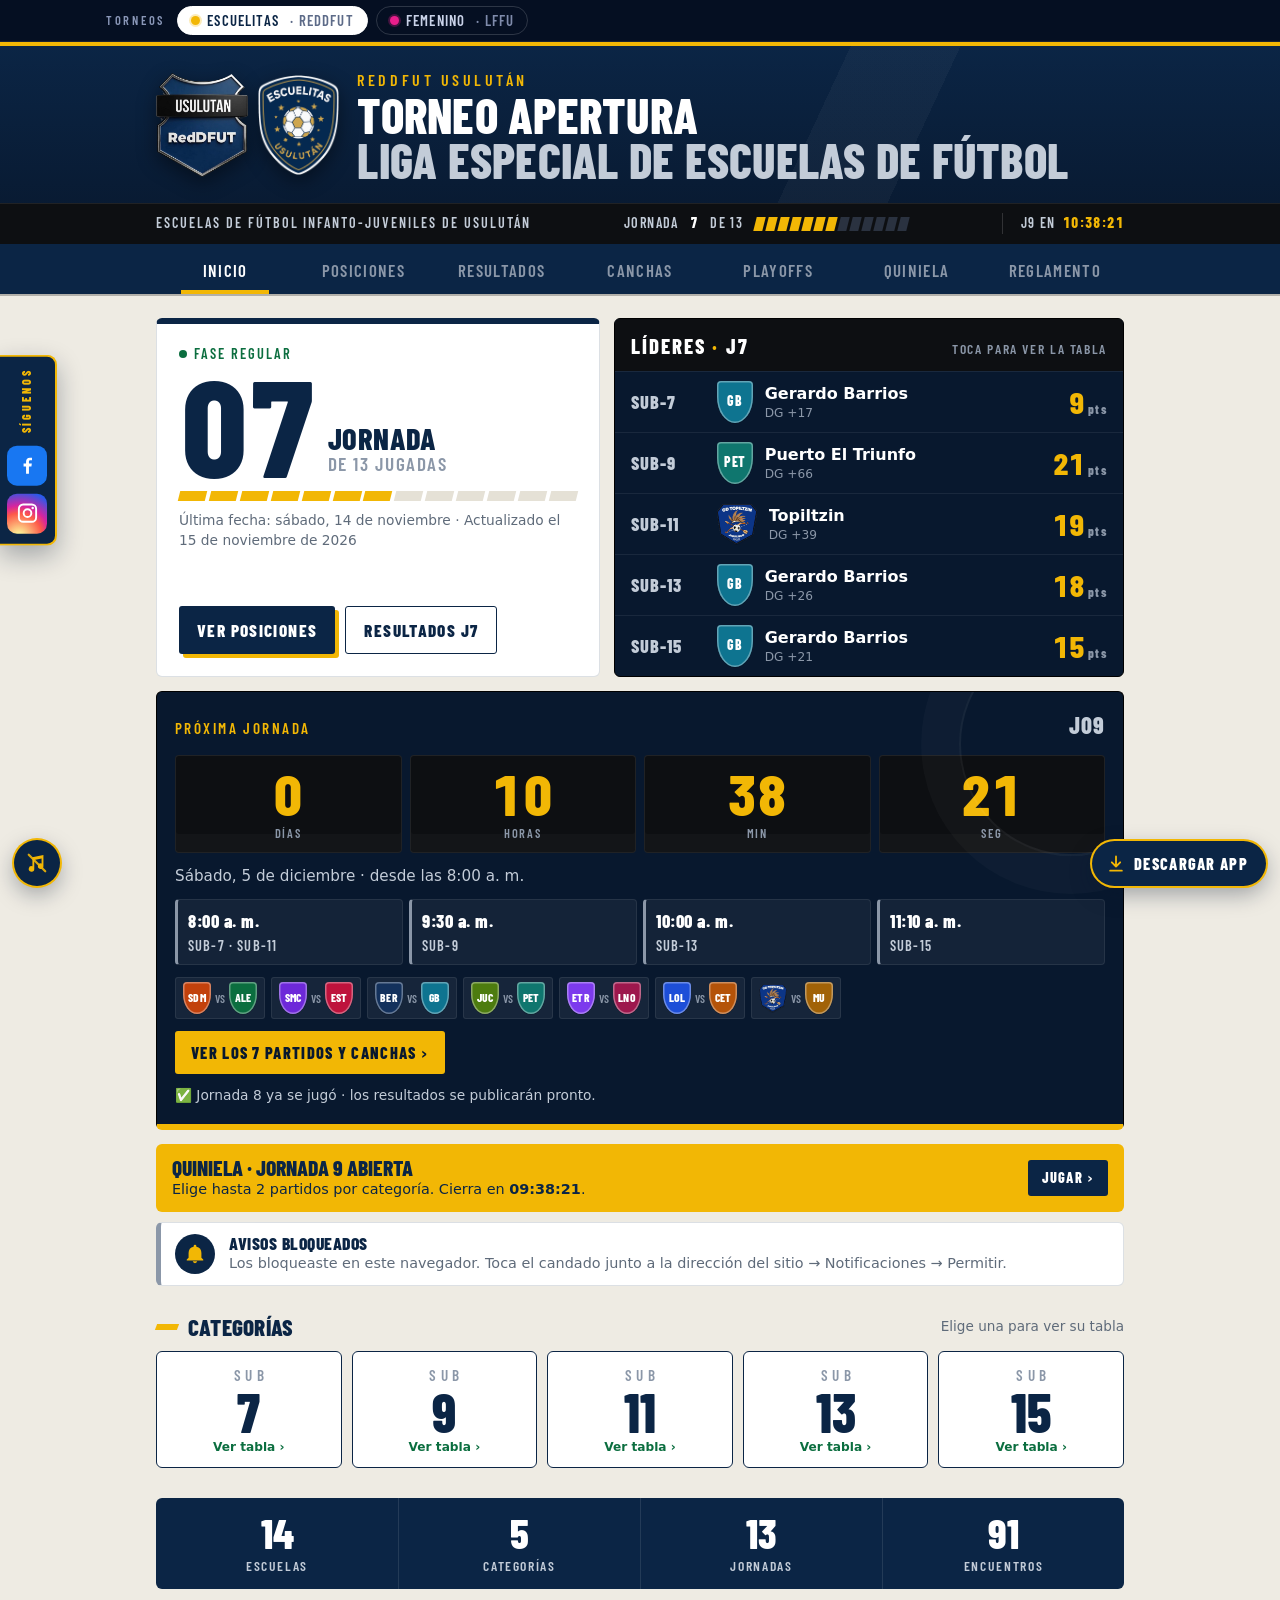
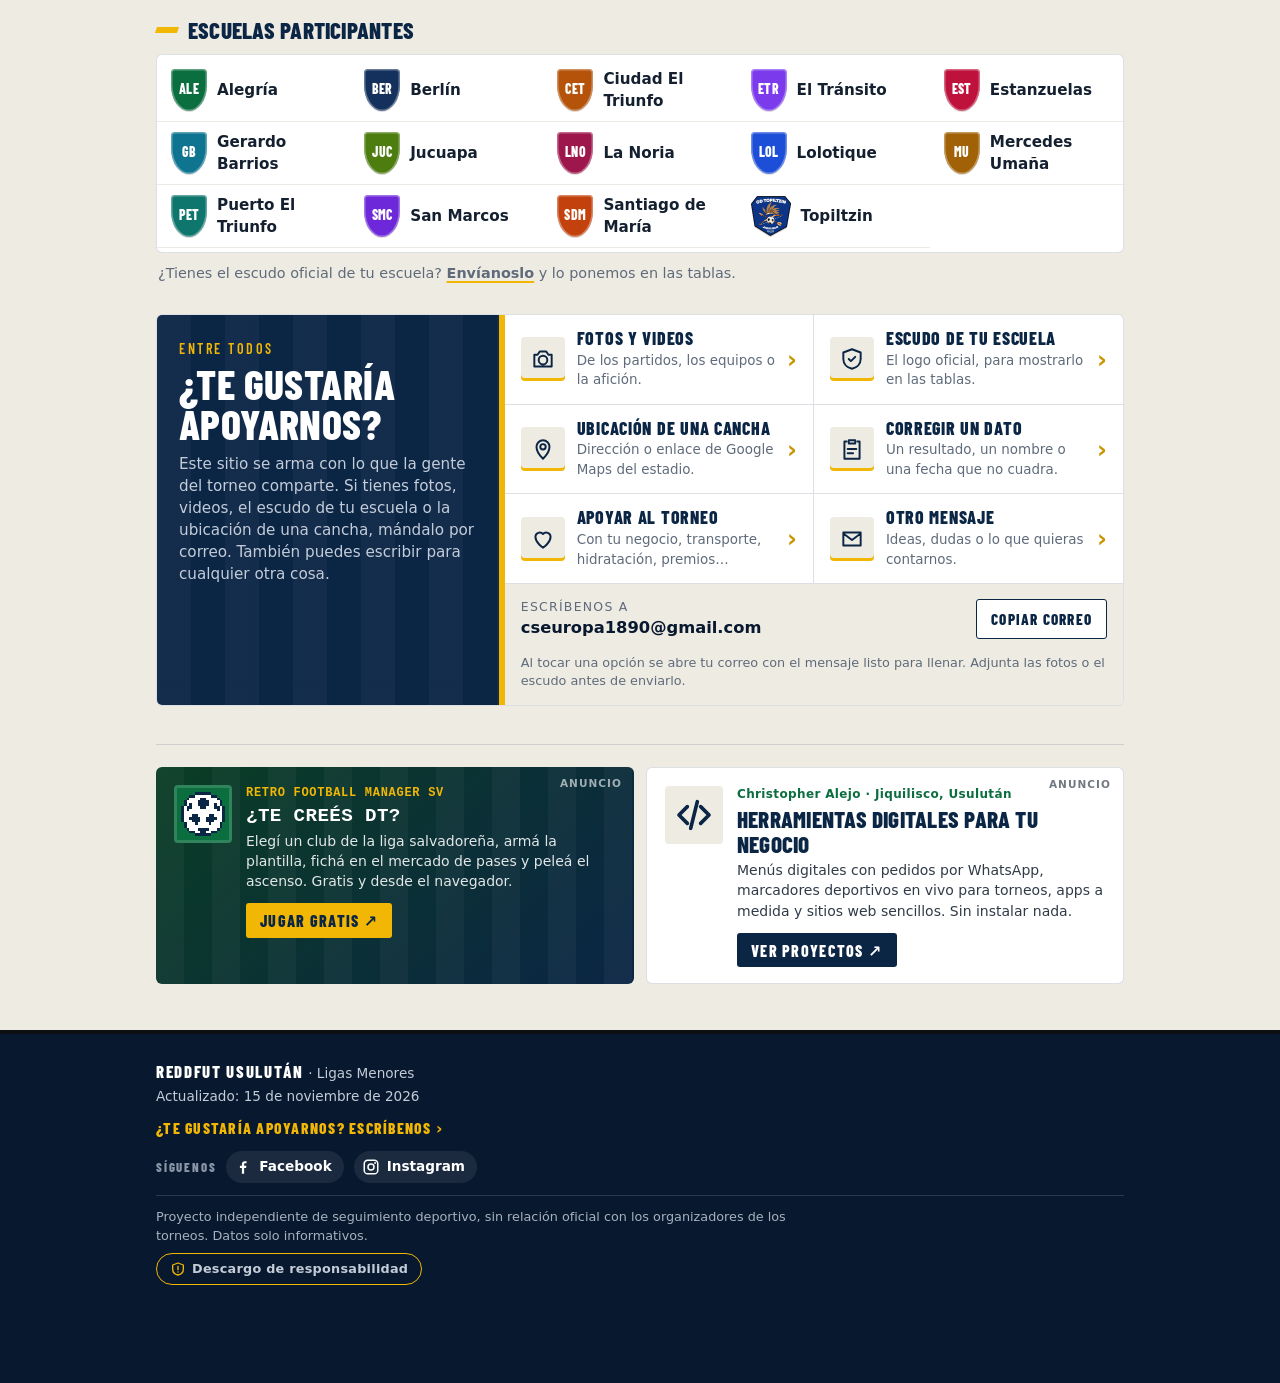
<file: index.html>
<!DOCTYPE html>
<html lang="es">
<head>
  <meta charset="UTF-8">
  <meta name="viewport" content="width=device-width, initial-scale=1">
  <title>Torneo Apertura: Liga Especial de Escuelas de Fútbol · REDDFUT Usulután</title>
  <meta name="description" content="Resultados, tabla de posiciones y playoffs del torneo de escuelas de fútbol de REDDFUT Usulután.">
  <meta name="theme-color" content="#0b2545">
  <link rel="icon" href="favicon.png" type="image/png">
  <link rel="icon" href="icono-192.png" sizes="192x192" type="image/png">
  <link rel="apple-touch-icon" href="apple-touch-icon.png">
  <link rel="manifest" href="manifest.webmanifest">
  <meta name="apple-mobile-web-app-capable" content="yes">
  <meta name="mobile-web-app-capable" content="yes">
  <meta name="apple-mobile-web-app-title" content="REDDFUT">
  <meta name="apple-mobile-web-app-status-bar-style" content="black-translucent">
  <!-- Vista previa al compartir el enlace (WhatsApp, Facebook) -->
  <meta property="og:type" content="website">
  <meta property="og:locale" content="es_SV">
  <meta property="og:title" content="Torneo Apertura: Liga Especial de Escuelas de Fútbol · REDDFUT Usulután">
  <meta property="og:description" content="Resultados, tabla de posiciones y playoffs: Sub-7, Sub-9, Sub-11, Sub-13 y Sub-15.">
  <meta property="og:image" content="compartir.png">
  <meta name="twitter:card" content="summary_large_image">
  <link rel="preload" href="letra-800.woff2" as="font" type="font/woff2" crossorigin>
  <link rel="stylesheet" href="estilos.css">
  <script>
    /* App instalada: se abre en el último torneo que se vio (Escuelitas o Femenino) */
    (function () {
      try {
        var instalada = (window.matchMedia && matchMedia("(display-mode: standalone)").matches) || navigator.standalone;
        if (instalada && location.protocol !== "file:" && !location.hash && !location.search &&
            localStorage.getItem("torneo-ultimo") === "femenino") { location.replace("femenino.html"); return; }
        localStorage.setItem("torneo-ultimo", "escuelitas");
      } catch (e) {}
    })();
  </script>
</head>
<body>
  <!-- Selector de torneos: una sola app para los dos torneos -->
  <nav class="torneos" id="torneos" aria-label="Torneos">
    <div class="torneos-in">
      <span class="torneos-lbl">Torneos</span>
      <a class="torneo-op" href="./#/inicio" data-torneo="escuelitas" aria-current="page"><i class="t-punto t-oro"></i>Escuelitas<small>&nbsp;· REDDFUT</small></a>
      <a class="torneo-op" href="femenino.html" data-torneo="femenino"><i class="t-punto t-magenta"></i>Femenino<small>&nbsp;· LFFU</small></a>
    </div>
  </nav>
  <!-- Cortina de transición entre pestañas (invisible hasta que se cambia de sección) -->
  <div id="wipe-overlay" class="wipe-container" aria-hidden="true">
    <div class="wipe-bars"><span class="bar"></span><span class="bar"></span><span class="bar"></span><span class="bar"></span><span class="bar"></span></div>
    <div class="wipe-label"><small id="wipe-org">REDDFUT Usulután</small><h2 id="wipe-title">Inicio</h2></div>
  </div>
  <header class="cabecera">
    <div class="contenedor cabecera-inner">
      <div class="logo">
        <img src="logo.png" alt="Logo REDDFUT Usulután" width="92" height="104">
        <img class="logo-2" src="logo-escuelitas.png" alt="Escudo Escuelitas Usulután" width="85" height="104">
      </div>
      <div class="titulos">
        <p class="org" id="org">REDDFUT Usulután</p>
        <h1 id="nombre-torneo">Torneo Apertura: Liga Especial de Escuelas de Fútbol</h1>
      </div>
    </div>
    <div class="franja">
      <div class="contenedor franja-inner" id="progreso"></div>
    </div>
  </header>

  <div id="avisos" class="contenedor"></div>

  <nav class="barra" aria-label="Secciones">
    <div class="barra-tabs">
      <div class="contenedor">
        <div class="tabs" role="tablist" id="tabs">
          <button role="tab" data-tab="inicio">Inicio</button>
          <button role="tab" data-tab="posiciones">Posiciones</button>
          <button role="tab" data-tab="resultados">Resultados</button>
          <button role="tab" data-tab="canchas">Canchas</button>
          <button role="tab" data-tab="playoffs">Playoffs</button>
          <button role="tab" data-tab="quiniela" id="tab-quiniela" hidden>Quiniela</button>
          <button role="tab" data-tab="reglamento">Reglamento</button>
        </div>
      </div>
    </div>
    <div class="barra-cats" id="barra-cats">
      <div class="contenedor">
        <div class="cats" id="cats" aria-label="Categoría"></div>
      </div>
    </div>
  </nav>

  <main class="contenedor" id="app"></main>

  <footer class="pie">
    <div class="contenedor">
      <p><strong id="pie-org">REDDFUT Usulután</strong> · Ligas Menores</p>
      <p id="pie-act"></p>
      <p class="pie-apoyo"><a href="#apoyar" data-ir-apoyo>¿Te gustaría apoyarnos? Escríbenos ›</a></p>
    </div>
  </footer>

  <template id="tpl-reglamento">
    <article class="reglamento tarjeta">
      <h2>Bases y Reglamento del Torneo</h2>
      <p class="muted" id="reg-sub">REDDFUT Usulután · Torneo Apertura: Liga Especial de Escuelas de Fútbol</p>

      <h3>1. Presentación</h3>
      <p>El presente documento establece las normas y lineamientos bajo los cuales se regirá el torneo oficial de las escuelas de fútbol pertenecientes a REDDFUT Usulután. Este certamen tiene como objetivo principal fomentar el desarrollo deportivo, el espíritu de competencia sana y la convivencia entre las diversas comunidades del departamento.</p>

      <h3>2. Categorías y niveles de participación</h3>
      <p>El torneo se dividirá en cinco categorías según las edades de los atletas, asegurando una competencia justa y acorde al desarrollo físico de cada grupo:</p>
      <ul class="chips-lista">
        <li>Sub-7</li><li>Sub-9</li><li>Sub-13</li><li>Sub-15</li><li>Sub-17</li>
      </ul>

      <h3>3. Sistema de competencia</h3>
      <p>El torneo se desarrollará en dos etapas principales para definir al campeón de cada categoría:</p>
      <div class="fases">
        <div class="fase">
          <span class="fase-num">Fase I</span>
          <h4>Temporada regular (liga)</h4>
          <ul>
            <li><b>Participantes:</b> 14 escuelas de fútbol.</li>
            <li><b>Formato:</b> todos contra todos a una sola vuelta. Cada equipo disputará un total de 13 jornadas.</li>
            <li><b>Puntuación:</b> 3 puntos por victoria, 1 por empate y 0 por derrota.</li>
            <li><b>Clasificación:</b> los equipos ubicados en las primeras 8 posiciones de la tabla general avanzan a la siguiente ronda.</li>
          </ul>
        </div>
        <div class="fase">
          <span class="fase-num">Fase II</span>
          <h4>Eliminación directa (playoffs)</h4>
          <p>Los 8 clasificados se enfrentan en llaves de eliminación directa según su posición en la tabla (1º vs 8º, 2º vs 7º, etc.):</p>
          <ul>
            <li><b>Cuartos de final:</b> 8 equipos buscando el pase a la siguiente ronda.</li>
            <li><b>Semifinales:</b> los 4 ganadores de la fase anterior.</li>
            <li><b>Gran final:</b> disputa por el título entre los dos mejores equipos del torneo.</li>
          </ul>
        </div>
      </div>

      <h3>4. Objetivo del torneo</h3>
      <p>Más allá de la competencia, se busca que cada jornada sea una fiesta deportiva en Usulután, donde impere el respeto a los árbitros, rivales y la formación integral de nuestros jóvenes talentos.</p>
    </article>
  </template>

  <script src="datos.js"></script>
  <script src="firebase-config.js"></script>
  <script src="app.js"></script>
  <script src="aviso-legal.js"></script>
  <script src="musica.js"></script>
</body>
</html>
</file>
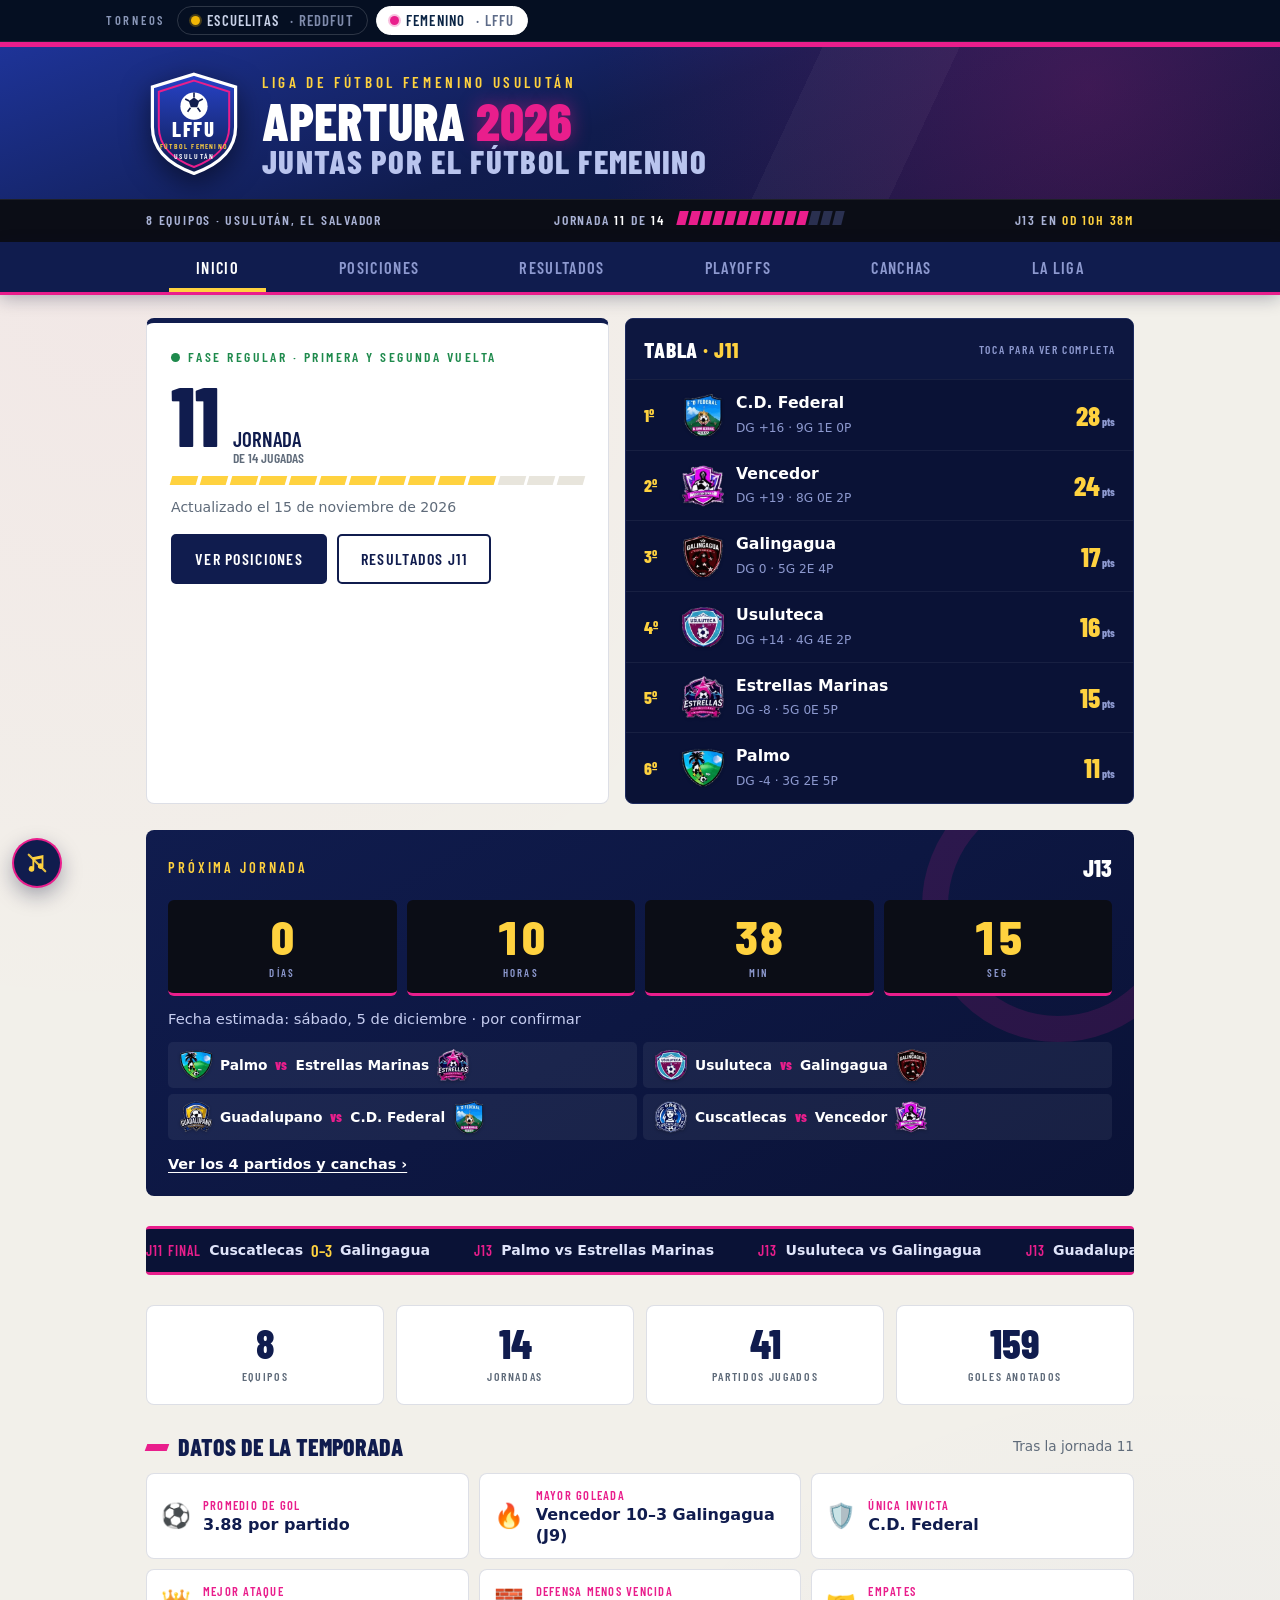
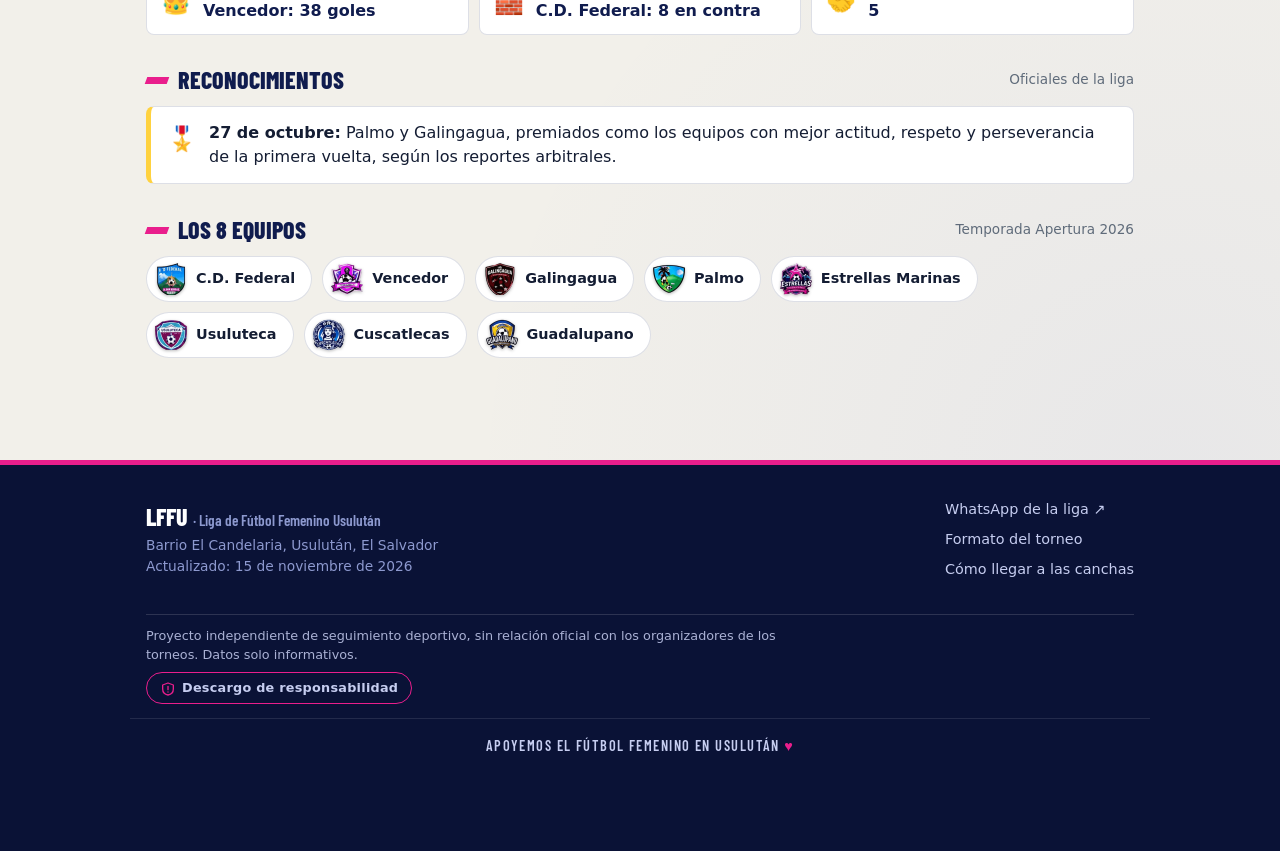
<file: femenino.html>
<!DOCTYPE html>
<html lang="es">
<head>
<meta charset="UTF-8">
<meta name="viewport" content="width=device-width, initial-scale=1">
<title>LFFU · Liga de Fútbol Femenino Usulután</title>
<meta name="description" content="Posiciones, resultados, calendario y fase final de la Liga de Fútbol Femenino Usulután · Apertura 2026.">
<meta name="theme-color" content="#101c4e">
<meta property="og:title" content="LFFU · Liga de Fútbol Femenino Usulután">
<meta property="og:description" content="Apertura 2026 · Posiciones, resultados y calendario de la liga femenina de Usulután.">
<link rel="preload" href="letra-800.woff2" as="font" type="font/woff2" crossorigin>
<link rel="stylesheet" href="femenino-estilos.css">
<link rel="manifest" href="manifest.webmanifest">
<link rel="apple-touch-icon" href="apple-touch-icon.png">
<meta name="apple-mobile-web-app-capable" content="yes">
<meta name="mobile-web-app-capable" content="yes">
<meta name="apple-mobile-web-app-status-bar-style" content="black-translucent">
<link rel="icon" href="data:image/svg+xml,%3Csvg xmlns='http://www.w3.org/2000/svg' viewBox='0 0 64 64'%3E%3Ccircle cx='32' cy='32' r='30' fill='%23101c4e'/%3E%3Ccircle cx='32' cy='32' r='19' fill='%23fff'/%3E%3Cpath d='M32 20l7 5-2.7 8.3h-8.6L25 25z' fill='%23101c4e'/%3E%3C/svg%3E">
</head>
<body>
<!-- Selector de torneos: una sola app para los dos torneos -->
<nav class="torneos" id="torneos" aria-label="Torneos">
  <div class="torneos-in">
    <span class="torneos-lbl">Torneos</span>
    <a class="torneo-op" href="./#/inicio" data-torneo="escuelitas"><i class="t-punto t-oro"></i>Escuelitas<small>&nbsp;· REDDFUT</small></a>
    <a class="torneo-op" href="femenino.html" data-torneo="femenino" aria-current="page"><i class="t-punto t-magenta"></i>Femenino<small>&nbsp;· LFFU</small></a>
  </div>
</nav>

<!-- Cortina de transición entre pestañas -->
<div id="wipe" class="wipe" aria-hidden="true">
  <div class="wipe-barras"><i></i><i></i><i></i><i></i><i></i></div>
  <div class="wipe-placa"><small>LFFU · Usulután</small><h2 id="wipe-titulo">Inicio</h2></div>
</div>

<header class="cabecera">
  <div class="contenedor cabecera-inner">
    <div class="escudo-lffu">
      <svg viewBox="0 0 120 132" role="img" aria-label="Escudo LFFU">
        <defs><linearGradient id="g-azul" x1="0" y1="0" x2="0" y2="1">
          <stop offset="0" stop-color="#2743c9"/><stop offset="1" stop-color="#101c4e"/>
        </linearGradient></defs>
        <path d="M60 4 L112 20 V70 C112 100 88 118 60 128 C32 118 8 100 8 70 V20 Z" fill="url(#g-azul)" stroke="#fff" stroke-width="4"/>
        <path d="M60 12 L104 26 V70 C104 95 84 111 60 120 C36 111 16 95 16 70 V26 Z" fill="none" stroke="#e91e8c" stroke-width="2.5"/>
        <circle cx="60" cy="44" r="17" fill="#fff"/>
        <path d="M60 33l6.5 4.7-2.5 7.6h-8l-2.5-7.6z" fill="#101c4e"/>
        <path d="M60 27v6M71 35l-5 2.6M68 51l-3.6-5M52 51l3.6-5M49 35l5 2.6" stroke="#101c4e" stroke-width="2"/>
        <text x="60" y="82" text-anchor="middle" font-family="Barlow Condensed,Arial" font-weight="800" font-size="26" fill="#fff" letter-spacing="2">LFFU</text>
        <text x="60" y="98" text-anchor="middle" font-family="Barlow Condensed,Arial" font-weight="600" font-size="9.5" fill="#ffd23f" letter-spacing="1.5">FÚTBOL FEMENINO</text>
        <text x="60" y="110" text-anchor="middle" font-family="Barlow Condensed,Arial" font-weight="600" font-size="9.5" fill="#fff" letter-spacing="2">USULUTÁN</text>
      </svg>
    </div>
    <div class="titulos">
      <p class="org">Liga de Fútbol Femenino Usulután</p>
      <h1>Apertura <span class="anio">2026</span><span class="l2">Juntas por el fútbol femenino</span></h1>
    </div>
  </div>
  <div class="franja">
    <div class="contenedor franja-inner">
      <span class="franja-txt">8 equipos · Usulután, El Salvador</span>
      <span class="franja-jor">Jornada <b id="fr-ja">7</b> de <b>14</b> <span class="ticks" id="fr-ticks"></span></span>
      <span class="franja-cuenta" id="fr-cuenta"></span>
    </div>
  </div>
</header>

<nav class="barra" aria-label="Secciones">
  <div class="contenedor">
    <div class="tabs" role="tablist" id="tabs">
      <button role="tab" data-tab="inicio" aria-selected="true">Inicio</button>
      <button role="tab" data-tab="posiciones">Posiciones</button>
      <button role="tab" data-tab="resultados">Resultados</button>
      <button role="tab" data-tab="goleadoras">Goleadoras</button>
      <button role="tab" data-tab="playoffs">Playoffs</button>
      <button role="tab" data-tab="canchas">Canchas</button>
      <button role="tab" data-tab="liga">La Liga</button>
    </div>
  </div>
</nav>

<main class="contenedor" id="app"></main>

<footer class="pie">
  <div class="contenedor pie-grid">
    <div>
      <p class="pie-marca">LFFU <span>· Liga de Fútbol Femenino Usulután</span></p>
      <p class="muted">Barrio El Candelaria, Usulután, El Salvador</p>
      <p class="muted" id="pie-act"></p>
    </div>
    <div class="pie-links">
      <a href="https://wa.me/15107798559" target="_blank" rel="noopener">WhatsApp de la liga ↗</a>
      <a href="#/liga" data-ir="liga">Formato del torneo</a>
      <a href="#/canchas" data-ir="canchas">Cómo llegar a las canchas</a>
    </div>
  </div>
  <div class="contenedor pie-lema">Apoyemos el fútbol femenino en Usulután <span class="corazon">♥</span></div>
</footer>

<script src="femenino-datos.js"></script>
<script src="femenino-app.js"></script>
<script src="aviso-legal.js"></script>
<script src="musica.js"></script>
<script>
  /* Misma app que el torneo de Escuelitas: recuerda el torneo y funciona sin internet */
  try { localStorage.setItem("torneo-ultimo", "femenino"); } catch (e) {}
  if ("serviceWorker" in navigator && location.protocol !== "file:") {
    window.addEventListener("load", function () { navigator.serviceWorker.register("sw.js", { updateViaCache: "none" }).catch(function () {}); });
  }
</script>
</body>
</html>
</file>
<file: estilos.css>
/* ==========================================================================
   Torneo Apertura: Liga Especial de Escuelas de Fútbol · REDDFUT Usulután
   Identidad: azul marino y plata del escudo, franja negra del logo,
   dorado para lo importante y letra condensada de tablero deportivo.
   ========================================================================== */

@font-face {
  font-family: "Titular";
  src: url("letra-600.woff2") format("woff2");
  font-weight: 500 700;
  font-style: normal;
  font-display: swap;
}
@font-face {
  font-family: "Titular";
  src: url("letra-800.woff2") format("woff2");
  font-weight: 800 900;
  font-style: normal;
  font-display: swap;
}

:root {
  --tinta: #08182e;
  --azul: #0b2545;
  --azul-2: #163a6b;
  --plata: #c3ccd8;
  --plata-osc: #8b97a8;
  --negro: #0d0f12;
  --oro: #f2b705;
  --oro-osc: #c99600;
  --verde: #0b6e3f;
  --verde-claro: #e2f1e7;
  --rojo: #b42318;
  --gris: #5f6b7a;
  --papel: #eeebe3;
  --papel-2: #e5e1d6;
  --blanco: #fff;
  --linea: rgba(11, 37, 69, .14);
  --radio: 6px;
  --titular: "Titular", "Arial Narrow", "Roboto Condensed", system-ui, sans-serif;
}

* { box-sizing: border-box; }
html { -webkit-text-size-adjust: 100%; }
body {
  margin: 0;
  font-family: system-ui, -apple-system, "Segoe UI", Roboto, "Helvetica Neue", Arial, sans-serif;
  background: var(--papel);
  color: #14202f;
  line-height: 1.45;
}
button { font: inherit; cursor: pointer; color: inherit; }
.contenedor { max-width: 1000px; margin: 0 auto; padding: 0 16px; }
.muted { color: var(--gris); }
:focus-visible { outline: 3px solid var(--oro); outline-offset: 2px; }

/* ---------- Cabecera ---------- */
.cabecera {
  color: #fff;
  background:
    linear-gradient(115deg, transparent 0 62%, rgba(255,255,255,.035) 62% 70%, transparent 70%),
    linear-gradient(180deg, var(--azul) 0%, var(--tinta) 100%);
  border-top: 4px solid var(--oro);
}
.cabecera-inner { display: flex; gap: 18px; align-items: center; padding-top: 22px; padding-bottom: 20px; }
.logo img { display: block; width: auto; height: 104px; filter: drop-shadow(0 6px 10px rgba(0,0,0,.45)); }
.org {
  margin: 0; font-family: var(--titular); font-weight: 700; font-size: 1rem;
  letter-spacing: .22em; text-transform: uppercase; color: var(--oro);
}
.cabecera h1 {
  margin: 2px 0 0; font-family: var(--titular); font-weight: 800; text-transform: uppercase;
  font-size: clamp(2rem, 6vw, 3.4rem); line-height: .92; letter-spacing: .005em;
}
.cabecera h1 .l2 { display: block; color: var(--plata); }
.cabecera h1 .anio { white-space: nowrap; color: var(--oro); }

/* franja negra, como la banda "USULUTAN" del escudo */
.franja { background: var(--negro); border-top: 1px solid rgba(255,255,255,.08); }
.franja-inner {
  display: flex; align-items: center; justify-content: space-between; gap: 10px 18px; flex-wrap: wrap;
  min-height: 40px; padding-top: 8px; padding-bottom: 8px;
  font-family: var(--titular); font-weight: 600; text-transform: uppercase; letter-spacing: .14em; font-size: .88rem;
  color: var(--plata);
}
.franja-jor { display: inline-flex; align-items: center; gap: 12px; letter-spacing: .1em; }
.franja-jor b { color: #fff; font-weight: 800; }
.ticks { display: inline-flex; gap: 3px; }
.ticks i { width: 9px; height: 14px; background: #2a3240; transform: skewX(-14deg); }
.ticks i.ok { background: var(--oro); }

/* ---------- Avisos ---------- */
.aviso { margin-top: 14px; padding: 10px 14px; border-radius: var(--radio); font-size: .9rem; }
.aviso-demo { background: #fff4cc; border: 1px solid #e9c95a; color: #5c4300; }
.aviso-error { background: #fdecea; border: 1px solid #f0b4ad; color: #7d1a10; }
.aviso-error ul { margin: 6px 0 0; padding-left: 18px; }

/* ---------- Navegación ---------- */
.barra { position: sticky; top: 0; z-index: 10; }
.barra-tabs { background: var(--azul); box-shadow: 0 2px 0 rgba(0,0,0,.25); }
.tabs { display: grid; grid-auto-flow: column; grid-auto-columns: 1fr; }
.tabs button {
  border: 0; background: transparent; padding: 14px 4px 12px; position: relative;
  font-family: var(--titular); font-weight: 700; font-size: 1.05rem; letter-spacing: .08em; text-transform: uppercase;
  color: var(--plata-osc); transition: color .15s;
}
.tabs button:hover { color: #fff; }
.tabs button[aria-selected="true"] { color: #fff; }
.tabs button[aria-selected="true"]::after {
  content: ""; position: absolute; left: 18%; right: 18%; bottom: 0; height: 4px; background: var(--oro);
}
.barra-cats { background: rgba(238,235,227,.94); backdrop-filter: blur(8px); -webkit-backdrop-filter: blur(8px); border-bottom: 1px solid var(--linea); }
.barra-cats.oculto { display: none; }
.cats { display: flex; gap: 6px; overflow-x: auto; scrollbar-width: none; padding: 10px 0; }
.cats::-webkit-scrollbar { display: none; }
.cats button {
  flex: 0 0 auto; border: 1.5px solid var(--azul); background: transparent; color: var(--azul);
  padding: 5px 14px 4px; border-radius: 3px;
  font-family: var(--titular); font-weight: 700; font-size: 1rem; letter-spacing: .06em; text-transform: uppercase;
}
.cats button:hover { background: rgba(11,37,69,.06); }
.cats button[aria-pressed="true"] { background: var(--azul); color: #fff; box-shadow: 3px 3px 0 var(--oro); }

main.contenedor { padding-top: 24px; padding-bottom: 40px; min-height: 50vh; }

/* ---------- Bloques y títulos ---------- */
.tarjeta { background: var(--blanco); border: 1px solid var(--linea); border-radius: var(--radio); }
.seccion-titulo { display: flex; align-items: flex-end; justify-content: space-between; gap: 6px 14px; flex-wrap: wrap; margin: 0 0 14px; }
.seccion-titulo h2, .jornada-cab h2, .titulo-bloque {
  margin: 0; font-family: var(--titular); font-weight: 800; text-transform: uppercase;
  color: var(--azul); font-size: clamp(1.5rem, 4.4vw, 2rem); line-height: 1; letter-spacing: .01em;
}
.seccion-titulo h2 .cat, .jornada-cab h2 .cat { color: var(--oro-osc); }
.seccion-titulo .muted { font-size: .88rem; }
.titulo-bloque { display: flex; align-items: center; gap: 10px; font-size: 1.45rem; margin-bottom: 12px; }
.titulo-bloque::before { content: ""; width: 22px; height: 6px; background: var(--oro); transform: skewX(-20deg); }
.titulo-bloque small { font-family: system-ui, sans-serif; text-transform: none; font-weight: 500; font-size: .85rem; color: var(--gris); margin-left: auto; letter-spacing: 0; }

/* ---------- Escudo de cada escuela ---------- */
.escudo {
  flex: 0 0 auto; width: 28px; height: 32px; position: relative;
  border-radius: 4px 4px 50% 50% / 4px 4px 62% 62%;
  display: inline-grid; place-items: center; padding-bottom: 3px;
  color: #fff; font-family: var(--titular); font-weight: 800; font-size: .72rem; letter-spacing: .02em;
  background-image: linear-gradient(180deg, rgba(255,255,255,.22) 0 26%, rgba(0,0,0,0) 26%, rgba(0,0,0,0) 70%, rgba(0,0,0,.14));
  box-shadow: inset 0 0 0 1.5px rgba(255,255,255,.35), 0 1px 0 rgba(0,0,0,.15);
}
.escudo.grande { width: 36px; height: 42px; font-size: .86rem; }
.escudo.con-logo {
  border-radius: 0; padding: 0; box-shadow: none; background-color: transparent;
  background-repeat: no-repeat; background-position: center; background-size: contain;
  filter: drop-shadow(0 1px 0 rgba(0,0,0,.18));
}
.escudo.con-logo.grande { width: 40px; height: 42px; }

/* ---------- Tabla de posiciones ---------- */
.tabla-wrap { overflow-x: auto; }
table.tabla { width: 100%; border-collapse: collapse; font-size: .95rem; }
.tabla thead th {
  background: var(--azul); color: var(--plata);
  font-family: var(--titular); font-weight: 700; font-size: .92rem; letter-spacing: .08em; text-transform: uppercase;
  text-align: center; padding: 10px 6px;
}
.tabla thead th.th-pts { background: var(--oro); color: var(--azul); }
.tabla th.izq, .tabla td.izq { text-align: left; }
.tabla td { text-align: center; padding: 8px 6px; border-bottom: 1px solid #eceae4; font-variant-numeric: tabular-nums; }
.tabla tbody tr:nth-child(even) td { background: #faf9f6; }
.tabla tbody tr:hover td { background: #f3f1ea; }
.tabla tr:last-child td { border-bottom: 0; }
.tabla td.pos { width: 46px; font-family: var(--titular); font-weight: 800; font-size: 1.25rem; color: var(--plata-osc); position: relative; }
.tabla tr.clasifica td.pos { color: var(--verde); }
.tabla tr.clasifica td.pos::before { content: ""; position: absolute; left: 0; top: 0; bottom: 0; width: 5px; background: var(--verde); }
.tabla tr:first-child.clasifica td.pos::before { background: var(--oro); }
.tabla tr.corte td { border-bottom: 2px dashed var(--verde); }
.tabla td.pts { font-family: var(--titular); font-weight: 800; color: var(--azul); font-size: 1.35rem; background: #fdf6dc !important; }
.tabla .equipo-celda { display: flex; align-items: center; gap: 10px; min-width: 0; }
.tabla .equipo-celda span.n { white-space: nowrap; overflow: hidden; text-overflow: ellipsis; font-weight: 650; }
.tabla .ajuste { color: var(--rojo); font-size: .75rem; vertical-align: super; }
.forma { display: inline-flex; gap: 3px; }
.forma i {
  font-style: normal; width: 19px; height: 19px; border-radius: 2px;
  font-family: var(--titular); font-weight: 800; font-size: .78rem;
  display: inline-grid; place-items: center; color: #fff;
}
.forma .G { background: var(--verde); } .forma .E { background: var(--plata-osc); } .forma .P { background: var(--rojo); }
.leyenda { display: flex; gap: 8px 18px; flex-wrap: wrap; font-size: .8rem; color: var(--gris); padding: 11px 16px; border-top: 1px solid var(--linea); background: #faf9f6; }
.leyenda .sw { display: inline-block; width: 10px; height: 10px; background: var(--verde); margin-right: 6px; vertical-align: -1px; }
.leyenda .sw.oro { background: var(--oro); }
.notas-ajustes { font-size: .8rem; color: var(--rojo); padding: 8px 16px; margin: 0; }

@media (max-width: 600px) {
  .tabla .opt { display: none; }
  .tabla { font-size: .9rem; }
  .tabla .equipo-celda span.n { max-width: 44vw; }
}
@media (max-width: 760px) { .tabla .opt2 { display: none; } }

/* ---------- Jornadas / resultados ---------- */
.jornadas-nav { display: flex; align-items: center; gap: 8px; margin-bottom: 18px; }
.jornadas-nav .flecha {
  border: 1.5px solid var(--azul); background: transparent; width: 40px; height: 40px; border-radius: 3px;
  font-size: 1.2rem; color: var(--azul); font-weight: 700;
}
.jornadas-nav .flecha:disabled { opacity: .3; cursor: default; }
.jornadas-lista { display: flex; gap: 5px; overflow-x: auto; flex: 1; scrollbar-width: none; padding: 2px 6px 6px 2px; }
.jornadas-lista::-webkit-scrollbar { display: none; }
.jornadas-lista button {
  flex: 0 0 auto; min-width: 40px; height: 40px; border-radius: 3px; border: 1.5px solid var(--azul);
  background: var(--blanco); color: var(--azul);
  font-family: var(--titular); font-weight: 800; font-size: 1.15rem;
}
.jornadas-lista button.sin-datos { color: #a9b0ba; border-color: #c9ccd2; border-style: dashed; background: transparent; }
.jornadas-lista button[aria-pressed="true"] { background: var(--azul); color: #fff; border-color: var(--azul); box-shadow: 3px 3px 0 var(--oro); }

.jornada-cab { display: flex; justify-content: space-between; align-items: flex-end; flex-wrap: wrap; gap: 10px; margin-bottom: 14px; }
.jornada-cab .fecha-j { display: block; margin-top: 4px; font-family: system-ui, sans-serif; text-transform: none; font-size: .88rem; font-weight: 500; color: var(--gris); letter-spacing: 0; }
.interruptor { display: inline-flex; align-items: center; gap: 8px; font-size: .86rem; color: #2b3644; cursor: pointer; user-select: none; }
.interruptor input { width: 38px; height: 22px; appearance: none; -webkit-appearance: none; background: #c5c9cf; border-radius: 99px; position: relative; cursor: pointer; transition: background .2s; margin: 0; }
.interruptor input::after { content: ""; position: absolute; top: 3px; left: 3px; width: 16px; height: 16px; border-radius: 50%; background: #fff; transition: transform .2s; box-shadow: 0 1px 2px rgba(0,0,0,.25); }
.interruptor input:checked { background: var(--azul); }
.interruptor input:checked::after { transform: translateX(16px); }

.partidos { display: grid; gap: 10px; }
@media (min-width: 820px) { .partidos { grid-template-columns: 1fr 1fr; } }
.partido { padding: 12px 14px; }
.partido-meta { font-size: .75rem; color: var(--gris); text-align: center; margin-bottom: 8px; min-height: 1em; text-transform: uppercase; letter-spacing: .06em; }
.partido-fila { display: grid; grid-template-columns: 1fr auto 1fr; align-items: center; gap: 12px; }
.partido .eq { display: flex; align-items: center; gap: 9px; min-width: 0; font-weight: 650; font-size: .95rem; }
.partido .eq.local { justify-content: flex-end; text-align: right; }
.partido .eq .n { overflow: hidden; text-overflow: ellipsis; display: -webkit-box; -webkit-line-clamp: 2; -webkit-box-orient: vertical; }
.partido .eq.perdio { color: #7b8593; font-weight: 500; }
.marcador {
  min-width: 82px; text-align: center; background: var(--tinta); color: #fff; border-radius: 4px; padding: 5px 10px 3px;
  font-family: var(--titular); font-weight: 800; font-size: 1.75rem; line-height: 1.05; letter-spacing: .04em;
  font-variant-numeric: tabular-nums; box-shadow: inset 0 -3px 0 var(--oro);
}
.marcador .sep { color: var(--oro); margin: 0 .12em; }
.marcador.pendiente { background: var(--papel-2); color: var(--gris); box-shadow: none; font-size: .9rem; line-height: 1.1; padding: 8px 10px; letter-spacing: .08em; }
.marcador.texto { background: #fbe9e7; color: var(--rojo); box-shadow: none; font-size: .9rem; padding: 8px 10px; }
.nota-res { text-align: center; font-size: .74rem; color: var(--rojo); margin-top: 7px; font-weight: 700; text-transform: uppercase; letter-spacing: .04em; }
.todas-cats { margin-top: 10px; display: grid; grid-template-columns: repeat(5, 1fr); gap: 4px; }
.todas-cats div { background: #f4f2ec; border-radius: 3px; padding: 4px 2px 3px; text-align: center; font-size: .7rem; color: var(--gris); text-transform: uppercase; letter-spacing: .04em; }
.todas-cats div.actual { background: var(--azul); color: var(--plata); }
.todas-cats b { display: block; font-family: var(--titular); font-weight: 800; font-size: 1.05rem; color: #14202f; font-variant-numeric: tabular-nums; letter-spacing: .03em; }
.todas-cats div.actual b { color: #fff; }

.vacio { padding: 40px 20px; text-align: center; color: var(--gris); }
.vacio .icono { font-size: 2rem; display: block; margin-bottom: 6px; }

/* ---------- Playoffs ---------- */
.aviso-proy { background: #fff; border: 1px solid var(--linea); border-left: 5px solid var(--oro); color: #2b3644; padding: 10px 14px; border-radius: var(--radio); font-size: .88rem; margin-bottom: 16px; }
.bracket-wrap { overflow-x: auto; padding-bottom: 6px; }
.bracket { display: grid; grid-template-columns: repeat(3, minmax(220px, 1fr)); gap: 18px; min-width: 700px; }
.ronda h3 {
  margin: 0 0 10px; text-align: center; color: var(--azul);
  font-family: var(--titular); font-weight: 800; font-size: 1.1rem; letter-spacing: .1em; text-transform: uppercase;
}
.ronda-col { display: flex; flex-direction: column; justify-content: space-around; height: calc(100% - 32px); gap: 12px; }
.llave { padding: 0; overflow: hidden; }
.llave-id {
  font-family: var(--titular); font-weight: 700; font-size: .82rem; letter-spacing: .08em; text-transform: uppercase;
  color: var(--plata); background: var(--azul); padding: 4px 12px 3px; display: flex; justify-content: space-between;
}
.llave .fila { display: flex; align-items: center; gap: 8px; padding: 8px 12px; font-size: .9rem; }
.llave .fila + .fila { border-top: 1px solid #eceae4; }
.llave .fila .n { flex: 1; min-width: 0; white-space: nowrap; overflow: hidden; text-overflow: ellipsis; font-weight: 650; }
.llave .fila .n.por-definir { color: #9aa2ad; font-weight: 500; font-style: italic; }
.llave .fila .seed { font-family: var(--titular); font-weight: 800; font-size: .9rem; color: var(--plata-osc); width: 24px; }
.llave .fila .g { font-family: var(--titular); font-weight: 800; font-size: 1.2rem; color: var(--azul); font-variant-numeric: tabular-nums; }
.llave .fila .g small { font-weight: 600; color: var(--gris); font-size: .85rem; }
.llave .fila.gana { background: var(--verde-claro); }
.llave .fila.gana .n { color: var(--verde); }
.llave .fila.pierde .n { color: #9aa2ad; }
.llave.final { border: 2px solid var(--oro); box-shadow: 4px 4px 0 var(--oro); }
.llave.final .llave-id { background: var(--oro); color: var(--azul); }
.campeon {
  margin-top: 16px; text-align: center; padding: 20px; border-radius: var(--radio);
  background: var(--tinta); color: #fff; border-top: 5px solid var(--oro);
}
.campeon .copa { font-size: 2.2rem; }
.campeon p { margin: 2px 0; }
.campeon .muted { color: var(--plata); text-transform: uppercase; letter-spacing: .14em; font-size: .8rem; }
.campeon .nombre { font-family: var(--titular); font-weight: 800; font-size: 2rem; text-transform: uppercase; color: var(--oro); }

/* ---------- Reglamento ---------- */
.reglamento { padding: 26px 24px 14px; border-top: 5px solid var(--azul); }
.reglamento h2 { margin: 0; font-family: var(--titular); font-weight: 800; text-transform: uppercase; color: var(--azul); font-size: clamp(1.6rem, 5vw, 2.2rem); line-height: 1; }
.reglamento h3 {
  display: flex; align-items: center; gap: 10px; margin: 26px 0 8px;
  font-family: var(--titular); font-weight: 800; text-transform: uppercase; color: var(--azul); font-size: 1.3rem; letter-spacing: .02em;
}
.reglamento h3::before { content: ""; width: 16px; height: 5px; background: var(--oro); transform: skewX(-20deg); flex: 0 0 auto; }
.reglamento p, .reglamento li { color: #2b3644; }
.chips-lista { list-style: none; padding: 0; display: flex; flex-wrap: wrap; gap: 6px; }
.chips-lista li {
  background: var(--azul); color: #fff; padding: 4px 12px 3px; border-radius: 3px;
  font-family: var(--titular); font-weight: 700; font-size: 1rem; letter-spacing: .06em; text-transform: uppercase;
}
.fases { display: grid; gap: 12px; }
@media (min-width: 720px) { .fases { grid-template-columns: 1fr 1fr; } }
.fase { border: 1px solid var(--linea); border-radius: var(--radio); padding: 14px 16px; background: #faf9f6; }
.fase h4 { margin: 6px 0 6px; font-family: var(--titular); font-weight: 800; text-transform: uppercase; color: var(--azul); font-size: 1.15rem; letter-spacing: .02em; }
.fase ul { padding-left: 18px; margin: 6px 0; }
.fase-num {
  font-family: var(--titular); font-weight: 800; font-size: .85rem; letter-spacing: .12em; text-transform: uppercase;
  color: var(--azul); background: var(--oro); padding: 2px 9px 1px; border-radius: 2px;
}

/* ---------- Pie ---------- */
.pie { background: var(--tinta); color: var(--plata); font-size: .85rem; padding: 22px 0; border-top: 4px solid var(--negro); }
.pie p { margin: 3px 0; }
.pie strong { color: #fff; font-family: var(--titular); font-weight: 800; letter-spacing: .1em; text-transform: uppercase; font-size: 1.05rem; }

/* ==========================================================================
   INICIO
   ========================================================================== */
.portada { display: grid; gap: 14px; }
@media (min-width: 860px) { .portada { grid-template-columns: 1fr 1.15fr; align-items: stretch; } }

/* Cartel de la jornada */
.cartel {
  position: relative; overflow: hidden; padding: 20px 22px 22px;
  background: var(--blanco); border: 1px solid var(--linea); border-top: 6px solid var(--azul); border-radius: var(--radio);
  display: flex; flex-direction: column;
}
.cartel-fase {
  align-self: flex-start; display: inline-flex; align-items: center; gap: 7px;
  font-family: var(--titular); font-weight: 700; text-transform: uppercase; letter-spacing: .14em; font-size: .9rem; color: var(--verde);
}
.cartel-fase i { width: 8px; height: 8px; border-radius: 50%; background: var(--verde); }
.cartel-jornada { display: flex; align-items: flex-end; gap: 12px; margin: 6px 0 2px; }
.cartel-jornada .num {
  font-family: var(--titular); font-weight: 800; font-size: clamp(6rem, 22vw, 8.5rem); line-height: .78; color: var(--azul);
  letter-spacing: -.02em; font-variant-numeric: tabular-nums;
}
.cartel-jornada .txt { font-family: var(--titular); text-transform: uppercase; line-height: 1; padding-bottom: 4px; }
.cartel-jornada .txt b { display: block; font-weight: 800; font-size: 1.9rem; color: var(--azul); letter-spacing: .02em; }
.cartel-jornada .txt span { font-weight: 700; font-size: 1.2rem; color: var(--plata-osc); letter-spacing: .08em; }
.cartel .ticks { margin: 12px 0 6px; gap: 4px; }
.cartel .ticks i { width: auto; flex: 1; height: 10px; background: var(--papel-2); }
.cartel .ticks i.ok { background: var(--oro); }
.cartel .ticks { display: flex; }
.cartel-act { font-size: .86rem; color: var(--gris); margin: 4px 0 0; }
.cartel-botones { display: flex; flex-wrap: wrap; gap: 10px; margin-top: auto; padding-top: 18px; }

.btn-primario, .btn-secundario {
  border-radius: 3px; padding: 11px 18px 10px;
  font-family: var(--titular); font-weight: 800; font-size: 1.08rem; letter-spacing: .08em; text-transform: uppercase;
  transition: transform .12s, box-shadow .12s;
}
.btn-primario { border: 0; background: var(--azul); color: #fff; box-shadow: 4px 4px 0 var(--oro); }
.btn-primario:hover { transform: translate(-1px, -1px); box-shadow: 5px 5px 0 var(--oro); }
.btn-primario:active { transform: translate(2px, 2px); box-shadow: 2px 2px 0 var(--oro); }
.btn-secundario { border: 1.5px solid var(--azul); background: transparent; color: var(--azul); }
.btn-secundario:hover { background: rgba(11,37,69,.06); }

/* Tablero de líderes */
.tablero {
  background: var(--tinta); color: #fff; border-radius: var(--radio); overflow: hidden;
  border: 1px solid #000; display: flex; flex-direction: column;
}
.tablero-cab {
  display: flex; justify-content: space-between; align-items: baseline; gap: 10px;
  padding: 12px 16px 10px; background: var(--negro);
  font-family: var(--titular); text-transform: uppercase;
}
.tablero-cab b { font-weight: 800; font-size: 1.3rem; letter-spacing: .1em; }
.tablero-cab b span { color: var(--oro); }
.tablero-cab small { font-weight: 600; font-size: .85rem; letter-spacing: .12em; color: var(--plata-osc); }
.tablero-lista { display: flex; flex-direction: column; flex: 1; }
.tablero-fila {
  flex: 1; display: grid; grid-template-columns: 74px auto 1fr auto; align-items: center; gap: 12px;
  padding: 9px 16px; border: 0; border-top: 1px solid rgba(255,255,255,.07); background: transparent; color: #fff; text-align: left;
  transition: background .15s;
}
.tablero-fila:hover { background: rgba(255,255,255,.05); }
.tablero-fila .cat { font-family: var(--titular); font-weight: 800; font-size: 1.15rem; letter-spacing: .06em; text-transform: uppercase; color: var(--plata); }
.tablero-fila .n { font-weight: 650; font-size: 1rem; min-width: 0; overflow: hidden; text-overflow: ellipsis; white-space: nowrap; }
.tablero-fila .n small { display: block; font-weight: 500; font-size: .76rem; color: var(--plata-osc); }
.tablero-fila .pts {
  font-family: var(--titular); font-weight: 800; font-size: 1.9rem; line-height: 1; color: var(--oro); text-align: right; font-variant-numeric: tabular-nums;
}
.tablero-fila .pts small { font-size: .8rem; letter-spacing: .1em; color: var(--plata-osc); margin-left: 3px; }
.tablero-fila .vacio-t { color: var(--plata-osc); font-style: italic; font-size: .9rem; }

/* Categorías como números de camiseta */
.bloque { margin-top: 30px; }
.inicio-cats { display: grid; grid-template-columns: repeat(5, 1fr); gap: 10px; }
.cat-tile {
  border: 1.5px solid var(--azul); background: var(--blanco); border-radius: var(--radio); padding: 12px 6px 10px;
  display: flex; flex-direction: column; align-items: center; gap: 0; color: var(--azul);
  transition: transform .12s, box-shadow .12s, background .12s;
}
.cat-tile .sub { font-family: var(--titular); font-weight: 700; font-size: .95rem; letter-spacing: .3em; text-transform: uppercase; color: var(--plata-osc); padding-left: .3em; }
.cat-tile .num { font-family: var(--titular); font-weight: 800; font-size: 3.4rem; line-height: .95; }
.cat-tile .ver { font-size: .76rem; font-weight: 700; color: var(--verde); margin-top: 2px; }
.cat-tile:hover { transform: translate(-2px, -2px); box-shadow: 4px 4px 0 var(--azul); }
@media (max-width: 600px) {
  .inicio-cats { grid-template-columns: repeat(5, 1fr); gap: 6px; }
  .cat-tile { padding: 9px 2px 8px; }
  .cat-tile .sub { font-size: .72rem; letter-spacing: .14em; padding-left: .14em; }
  .cat-tile .num { font-size: 2.4rem; }
  .cat-tile .ver { display: none; }
}

/* Cifras del torneo */
.cifras { display: grid; grid-template-columns: repeat(4, 1fr); background: var(--azul); border-radius: var(--radio); overflow: hidden; }
.cifras div { padding: 14px 8px 12px; text-align: center; color: var(--plata); border-left: 1px solid rgba(255,255,255,.1); }
.cifras div:first-child { border-left: 0; }
.cifras b { display: block; font-family: var(--titular); font-weight: 800; font-size: 2.6rem; line-height: 1; color: #fff; }
.cifras span { font-family: var(--titular); font-weight: 600; text-transform: uppercase; letter-spacing: .12em; font-size: .85rem; }
@media (max-width: 520px) {
  .cifras { grid-template-columns: repeat(2, 1fr); }
  .cifras div:nth-child(3) { border-left: 0; }
  .cifras div:nth-child(n+3) { border-top: 1px solid rgba(255,255,255,.1); }
}

/* Escuelas participantes */
.escuelas { display: grid; grid-template-columns: repeat(auto-fill, minmax(190px, 1fr)); gap: 0; padding: 4px 0; }
.escuela { display: flex; align-items: center; gap: 10px; padding: 9px 14px; font-weight: 650; font-size: .95rem; border-bottom: 1px solid #eceae4; }
@media (max-width: 480px) { .escuelas { grid-template-columns: 1fr 1fr; } .escuela { padding: 8px 10px; font-size: .86rem; gap: 8px; } }

/* ---------- Anuncios (al final de cada sección) ---------- */
.anuncios { display: grid; gap: 12px; margin: 38px 0 6px; padding-top: 22px; border-top: 1px solid var(--linea); }
@media (min-width: 760px) { .anuncios { grid-template-columns: 1fr 1fr; } }
.anuncio {
  position: relative; display: flex; gap: 14px; align-items: flex-start; padding: 18px 18px 16px; border-radius: var(--radio);
  text-decoration: none; color: inherit; transition: transform .12s ease, box-shadow .12s ease; overflow: hidden;
}
.anuncio:hover { transform: translate(-2px, -2px); box-shadow: 4px 4px 0 rgba(11,37,69,.25); }
.anuncio-tag { position: absolute; top: 9px; right: 12px; font-size: 10.5px; font-weight: 700; letter-spacing: .1em; text-transform: uppercase; opacity: .6; }
.anuncio-ico { flex: 0 0 auto; width: 58px; height: 58px; border-radius: 4px; display: grid; place-items: center; }
.anuncio-cuerpo { display: flex; flex-direction: column; gap: 4px; min-width: 0; }
.anuncio-marca { font-size: 12px; font-weight: 700; letter-spacing: .03em; padding-right: 64px; }
.anuncio-tit { font-family: var(--titular); font-weight: 800; font-size: 1.45rem; line-height: 1.05; text-transform: uppercase; letter-spacing: .01em; }
.anuncio-txt { font-size: 14px; line-height: 1.45; opacity: .88; }
.anuncio-btn {
  align-self: flex-start; margin-top: 8px; padding: 6px 14px 5px; border-radius: 3px;
  font-family: var(--titular); font-weight: 800; font-size: 1rem; letter-spacing: .08em; text-transform: uppercase;
}
.anuncio-retro { color: #fff; background:
  repeating-linear-gradient(90deg, rgba(255,255,255,.035) 0 28px, transparent 28px 56px),
  linear-gradient(135deg, #0a3d24 0%, #0b2545 100%); }
.anuncio-retro .anuncio-ico { background: #0b6e3f; box-shadow: inset 0 0 0 3px rgba(255,255,255,.15); }
.anuncio-retro .anuncio-marca { color: var(--oro); font-family: ui-monospace, "Courier New", monospace; text-transform: uppercase; letter-spacing: .06em; }
.anuncio-retro .anuncio-tit { font-family: ui-monospace, "Courier New", monospace; font-size: 1.2rem; letter-spacing: .02em; }
.anuncio-retro .anuncio-btn { background: var(--oro); color: var(--azul); }
.anuncio-claro { background: var(--blanco); border: 1px solid var(--linea); }
.anuncio-claro .anuncio-ico { background: var(--papel); color: var(--azul); }
.anuncio-claro .anuncio-marca { color: var(--verde); }
.anuncio-claro .anuncio-tit { color: var(--azul); }
.anuncio-claro .anuncio-btn { background: var(--azul); color: #fff; }

/* ==========================================================================
   QUINIELA
   ========================================================================== */
.q-caja { background: var(--blanco); border: 1px solid var(--linea); border-left: 5px solid var(--oro); border-radius: var(--radio); padding: 16px 18px; }
.q-caja b { font-family: var(--titular); font-weight: 800; text-transform: uppercase; font-size: 1.2rem; color: var(--azul); letter-spacing: .02em; }
.q-caja p { margin: 4px 0 0; color: #2b3644; }
.q-caja small { display: block; margin-top: 6px; color: var(--gris); }
.q-reglas { display: grid; grid-template-columns: repeat(3, 1fr); gap: 0; background: var(--azul); color: var(--plata); border-radius: var(--radio); overflow: hidden; margin-bottom: 14px; }
.q-reglas div { display: flex; gap: 10px; align-items: center; padding: 12px 14px; border-left: 1px solid rgba(255,255,255,.1); font-size: .9rem; line-height: 1.3; }
.q-reglas div:first-child { border-left: 0; }
.q-reglas b { flex: 0 0 auto; width: 30px; height: 30px; display: grid; place-items: center; background: var(--oro); color: var(--azul); font-family: var(--titular); font-weight: 800; font-size: 1.15rem; border-radius: 3px; }
.q-reglas strong { color: #fff; }
@media (max-width: 700px) { .q-reglas { grid-template-columns: 1fr; } .q-reglas div { border-left: 0; border-top: 1px solid rgba(255,255,255,.1); } .q-reglas div:first-child { border-top: 0; } }
.q-error { background: #fdecea; border: 1px solid #f0b4ad; color: #7d1a10; padding: 9px 12px; border-radius: var(--radio); font-size: .9rem; margin: 0 0 12px; }

.q-sesion, .q-apodo { display: flex; align-items: center; justify-content: space-between; gap: 12px 18px; flex-wrap: wrap;
  background: var(--blanco); border: 1px solid var(--linea); border-top: 5px solid var(--azul); border-radius: var(--radio); padding: 14px 16px; }
.q-sesion > div:first-child, .q-apodo label { display: flex; flex-direction: column; gap: 2px; }
.q-sesion b, .q-apodo label b { font-family: var(--titular); font-weight: 800; font-size: 1.35rem; text-transform: uppercase; color: var(--azul); line-height: 1.05; }
.q-sesion span, .q-apodo label span { font-size: .86rem; color: var(--gris); }
.q-sesion-on b { color: var(--azul); }
.q-sesion-acc { display: flex; gap: 14px; }
.q-link { border: 0; background: none; padding: 4px 0; color: var(--azul); font-weight: 700; font-size: .88rem; text-decoration: underline; text-underline-offset: 3px; }
.q-google { display: inline-flex; align-items: center; gap: 10px; border: 1.5px solid #c9ccd2; background: #fff; color: #1f1f1f;
  border-radius: 999px; padding: 9px 18px 9px 14px; font-weight: 700; font-size: .95rem; box-shadow: 0 1px 2px rgba(0,0,0,.08); }
.q-google:hover { background: #f6f7f9; }
.q-apodo { flex-direction: column; align-items: stretch; }
.q-apodo-fila { display: flex; gap: 10px; flex-wrap: wrap; }
.q-apodo input { flex: 1 1 200px; min-width: 0; font: inherit; font-size: 1.05rem; padding: 10px 12px; border: 1.5px solid var(--azul); border-radius: 3px; background: #fff; }
.q-llamar { animation: q-llamar .9s ease 1; }
@keyframes q-llamar { 0%, 100% { box-shadow: none; } 30% { box-shadow: 0 0 0 4px var(--oro); } }

.q-bloque { margin-top: 26px; }
.q-jornada-cab { display: flex; justify-content: space-between; align-items: center; flex-wrap: wrap; gap: 4px 14px; margin-bottom: 4px; }
.q-jornada-cab .titulo-bloque { margin-bottom: 0; }
.q-abierta { font-family: var(--titular); font-size: .85rem; letter-spacing: .1em; background: var(--verde); color: #fff; padding: 2px 8px 1px; border-radius: 2px; }
.q-cierre { margin: 0; font-size: .9rem; color: #2b3644; }
.q-ayuda { font-size: .88rem; color: var(--gris); margin: 6px 0 12px; }
.q-guardado { display: inline-block; margin-left: 6px; font-weight: 700; color: var(--verde); }
.q-partidos { display: grid; gap: 10px; }
@media (min-width: 820px) { .q-partidos { grid-template-columns: 1fr 1fr; } }
.q-partido { padding: 0 0 6px; overflow: hidden; }
.q-partido-cab { display: grid; grid-template-columns: 1fr auto 1fr; align-items: center; gap: 8px; padding: 10px 12px; background: #faf9f6; border-bottom: 1px solid #eceae4; margin-bottom: 4px; }
.q-partido-cab .eq { display: flex; align-items: center; gap: 8px; min-width: 0; }
.q-partido-cab .eq b { font-size: .92rem; line-height: 1.15; }
.q-partido-cab .eq-v { justify-content: flex-end; text-align: right; }
.q-partido-cab .vs { font-family: var(--titular); font-weight: 800; color: var(--plata-osc); text-transform: uppercase; letter-spacing: .08em; }
.q-fila { display: grid; grid-template-columns: 62px 1fr 1fr 1fr; gap: 5px; align-items: center; padding: 4px 12px; }
.q-cat { font-family: var(--titular); font-weight: 800; font-size: 1rem; color: var(--azul); text-transform: uppercase; letter-spacing: .04em; }
.q-op { border: 1.5px solid #cfd3da; background: #fff; border-radius: 3px; padding: 8px 4px 7px; min-height: 40px;
  font-family: var(--titular); font-weight: 700; font-size: 1rem; letter-spacing: .05em; text-transform: uppercase; color: #39424f; transition: background .12s, border-color .12s; }
.q-op:hover { border-color: var(--azul); }
.q-op[aria-pressed="true"] { background: var(--azul); border-color: var(--azul); color: #fff; box-shadow: inset 0 -3px 0 var(--oro); }
.q-op[data-bloq] { opacity: .55; }

.q-mis { margin-bottom: 8px; }
.q-mis summary { display: flex; justify-content: space-between; gap: 10px; padding: 11px 14px; cursor: pointer; list-style: none; }
.q-mis summary::-webkit-details-marker { display: none; }
.q-mis summary b { font-family: var(--titular); font-weight: 800; text-transform: uppercase; color: var(--azul); font-size: 1.1rem; }
.q-mis summary span { color: var(--gris); font-size: .88rem; }
.q-mis ul { list-style: none; margin: 0; padding: 0 0 6px; border-top: 1px solid #eceae4; }
.q-mis li { display: grid; grid-template-columns: 58px 1fr auto 24px; gap: 8px; align-items: center; padding: 6px 14px; font-size: .88rem; border-bottom: 1px solid #f2f0ea; }
.q-mis li:empty { display: none; }
.q-mis li i { font-style: normal; font-weight: 800; text-align: center; }
.q-mis li.ok i { color: var(--verde); } .q-mis li.mal i { color: var(--rojo); } .q-mis li.pend i { color: var(--plata-osc); }
.q-mis li .q-m { color: var(--gris); }
.q-mis li .q-e { font-weight: 650; }

.q-vistas { display: flex; gap: 6px; flex-wrap: wrap; margin-bottom: 10px; }
.q-vistas button { border: 1.5px solid var(--azul); background: transparent; color: var(--azul); padding: 4px 12px 3px; border-radius: 3px;
  font-family: var(--titular); font-weight: 700; font-size: .98rem; letter-spacing: .06em; text-transform: uppercase; }
.q-vistas button[aria-pressed="true"] { background: var(--azul); color: #fff; box-shadow: 3px 3px 0 var(--oro); }
.q-tabla tr.yo td { background: #fff6d6 !important; font-weight: 700; }
.q-tabla tr.top1 td.pos { color: var(--oro-osc); } .q-tabla tr.top2 td.pos { color: #8b97a8; } .q-tabla tr.top3 td.pos { color: #b0703a; }
.q-tabla tr.sep td { text-align: center; color: var(--plata-osc); padding: 2px; }
.q-tabla td small { color: var(--gris); font-weight: 500; }
.q-quitar { border: 0; background: none; color: var(--rojo); font-weight: 800; margin-left: 6px; padding: 0 4px; }
.q-admin .tarjeta { padding: 12px 16px; font-size: .9rem; border-left: 5px solid var(--oro); }
.q-admin ul { padding-left: 18px; margin: 8px 0; }
.q-admin code { background: var(--papel); padding: 1px 5px; border-radius: 3px; }
.q-est { font-weight: 700; color: var(--azul); }

/* Aviso de quiniela en Inicio */
.q-promo { display: flex; align-items: center; justify-content: space-between; gap: 10px 16px; flex-wrap: wrap; margin-top: 14px;
  background: var(--oro); color: var(--azul); border-radius: var(--radio); padding: 12px 16px; border: 0; width: 100%; text-align: left; }
.q-promo b { font-family: var(--titular); font-weight: 800; font-size: 1.35rem; text-transform: uppercase; line-height: 1.05; display: block; }
.q-promo span { font-size: .9rem; }
.q-promo .ir { font-family: var(--titular); font-weight: 800; text-transform: uppercase; letter-spacing: .08em; background: var(--azul); color: #fff; padding: 8px 14px 7px; border-radius: 3px; white-space: nowrap; }

/* Avisos (notificaciones) en Inicio */
.avisos { display: flex; align-items: center; gap: 12px 14px; flex-wrap: wrap; margin-top: 10px;
  background: var(--blanco); border: 1px solid var(--linea); border-left: 5px solid var(--azul-2); border-radius: var(--radio); padding: 11px 14px; }
.avisos .av-campana { position: relative; flex: none; width: 40px; height: 40px; border-radius: 50%; display: grid; place-items: center;
  background: var(--azul); color: var(--oro); }
.avisos .av-campana i { position: absolute; top: 6px; right: 7px; width: 9px; height: 9px; border-radius: 50%; background: #2fd47c; box-shadow: 0 0 0 2px var(--azul); }
.avisos .av-txt { flex: 1 1 200px; min-width: 0; font-size: .9rem; color: var(--gris); line-height: 1.35; }
.avisos .av-txt b { display: block; font-family: var(--titular); font-weight: 800; text-transform: uppercase; letter-spacing: .03em; font-size: 1.1rem; color: var(--azul); line-height: 1.1; margin-bottom: 1px; }
.avisos .av-btn { font-family: var(--titular); font-weight: 800; text-transform: uppercase; letter-spacing: .08em; font-size: .95rem;
  background: var(--azul); color: #fff; border: 0; border-radius: 3px; padding: 9px 14px 8px; white-space: nowrap; cursor: pointer; }
.avisos .av-btn:disabled { opacity: .6; cursor: progress; }
.avisos .av-quitar { background: none; border: 0; color: var(--gris); text-decoration: underline; font-size: .85rem; cursor: pointer; padding: 6px 2px; }
.avisos.av-activos { border-left-color: var(--verde); }
.avisos.av-bloqueado { border-left-color: var(--plata-osc); }

/* ---------- Ajustes para celular ---------- */
.partido-meta:empty { display: none; }
@media (max-width: 480px) {
  .contenedor { padding: 0 12px; }
  .logo img { height: 80px; }
  .cabecera-inner { gap: 12px; padding-top: 16px; padding-bottom: 14px; }
  .org { font-size: .82rem; letter-spacing: .16em; }
  .franja-inner { font-size: .74rem; letter-spacing: .1em; justify-content: center; }
  .franja-txt { display: none; }
  .tabs button { font-size: .86rem; letter-spacing: .03em; padding: 13px 2px 11px; }
  .tabs.con-6 button { font-size: .76rem; letter-spacing: .01em; }
  .q-fila { grid-template-columns: 50px 1fr 1fr 1fr; padding: 4px 8px; gap: 4px; }
  .q-op { font-size: .92rem; padding: 8px 2px 7px; }
  .tabs button[aria-selected="true"]::after { left: 10%; right: 10%; }
  .partido .eq { flex-direction: column; text-align: center; gap: 4px; font-size: .85rem; }
  .partido .eq.local { flex-direction: column-reverse; text-align: center; }
  .partido .eq .n { font-size: .82rem; line-height: 1.2; }
  .marcador { min-width: 70px; font-size: 1.5rem; }
  .tablero-fila { grid-template-columns: 58px auto 1fr auto; gap: 10px; padding: 9px 12px; }
  .tablero-fila .cat { font-size: 1rem; }
  .cartel { padding: 16px 16px 18px; }
  .anuncio { padding: 16px 14px 14px; gap: 12px; }
  .anuncio-ico { width: 48px; height: 48px; }
  .anuncio-ico svg { width: 34px; height: 34px; }
  .anuncio-txt { font-size: 13.5px; }
}
@media (max-width: 700px) {
  .bracket { grid-template-columns: 1fr; min-width: 0; gap: 22px; }
  .ronda-col { height: auto; }
}
@media (prefers-reduced-motion: reduce) {
  *, *::before, *::after { transition: none !important; }
}

/* ------------------------------------------------------------------ */
/* Contador hacia la próxima jornada (marcador de estadio)            */
/* ------------------------------------------------------------------ */
.cuenta {
  margin-top: 14px; padding: 16px 18px 18px; border-radius: var(--radio);
  background: var(--tinta); color: #fff; border: 1px solid #000; border-bottom: 6px solid var(--oro);
  display: grid; gap: 12px; position: relative; overflow: hidden;
}
.cuenta::after { /* líneas de cancha muy tenues */
  content: ""; position: absolute; right: -60px; top: -60px; width: 220px; height: 220px; border-radius: 50%;
  border: 2px solid rgba(255,255,255,.06); box-shadow: 0 0 0 38px rgba(255,255,255,.025); pointer-events: none;
}
.cuenta-espera { border-bottom-color: var(--verde); }
.cuenta-cab { display: flex; align-items: baseline; justify-content: space-between; gap: 10px; font-family: var(--titular); text-transform: uppercase; }
.cuenta-tit { font-weight: 700; letter-spacing: .16em; font-size: .95rem; color: var(--oro); }
.cuenta-num { font-weight: 800; font-size: 1.5rem; letter-spacing: .04em; color: var(--plata); }
.cuenta-reloj { display: grid; grid-template-columns: repeat(4, 1fr); gap: 8px; }
.cuenta-reloj .dig {
  background: var(--negro); border: 1px solid rgba(255,255,255,.08); border-radius: 4px; padding: 10px 4px 8px; text-align: center;
  box-shadow: inset 0 -18px 0 rgba(255,255,255,.025);
}
.cuenta-reloj b {
  display: block; font-family: var(--titular); font-weight: 800; font-size: clamp(2.4rem, 11vw, 3.6rem); line-height: .95;
  color: var(--oro); font-variant-numeric: tabular-nums; letter-spacing: .01em;
}
.cuenta-reloj span { font-family: var(--titular); font-weight: 700; text-transform: uppercase; letter-spacing: .14em; font-size: .78rem; color: var(--plata-osc); }
.cuenta-fecha { margin: 0; font-size: .95rem; color: var(--plata); }
.cuenta-fecha::first-letter { text-transform: uppercase; }
.cuenta-cruces { display: flex; flex-wrap: wrap; gap: 6px; }
.cuenta-cruce {
  display: inline-flex; align-items: center; gap: 4px; padding: 4px 7px; border-radius: 3px;
  background: rgba(255,255,255,.06); border: 1px solid rgba(255,255,255,.08);
}
.cuenta-cruce i { font-style: normal; font-family: var(--titular); font-weight: 700; font-size: .72rem; color: var(--plata-osc); text-transform: uppercase; }
.cuenta-ver {
  justify-self: start; border: 0; background: var(--oro); color: var(--tinta); border-radius: 3px; padding: 10px 16px 9px;
  font-family: var(--titular); font-weight: 800; font-size: 1.02rem; letter-spacing: .08em; text-transform: uppercase;
}
.cuenta-ver:hover { background: #ffc81f; }
.cuenta-nota { margin: 0; font-size: .86rem; color: var(--plata); }
.cuenta-vivo { display: flex; align-items: center; gap: 12px; padding: 14px 0 6px; font-family: var(--titular); text-transform: uppercase; }
.cuenta-vivo b { font-weight: 800; font-size: clamp(1.8rem, 8vw, 2.6rem); letter-spacing: .03em; }
.cuenta-vivo .punto, .franja-cuenta.vivo i, .mini-cuenta.vivo i {
  width: 14px; height: 14px; border-radius: 50%; background: #e5372b; flex: none; animation: latido 1.2s ease-in-out infinite;
}
@keyframes latido { 0%, 100% { box-shadow: 0 0 0 0 rgba(229,55,43,.6); } 50% { box-shadow: 0 0 0 7px rgba(229,55,43,0); } }
@media (prefers-reduced-motion: reduce) { .cuenta-vivo .punto, .franja-cuenta.vivo i, .mini-cuenta.vivo i { animation: none; } }

.franja-cuenta { display: inline-flex; align-items: center; gap: 7px; padding-left: 18px; border-left: 1px solid rgba(255,255,255,.15); letter-spacing: .1em; white-space: nowrap; }
.franja-cuenta b { color: var(--oro); font-weight: 800; font-variant-numeric: tabular-nums; }
.franja-cuenta.vivo i { width: 9px; height: 9px; }
@media (max-width: 600px) { .franja-cuenta { padding-left: 0; border-left: 0; } .franja-inner { row-gap: 4px; } }

.mini-cuenta {
  display: flex; align-items: center; gap: 8px; margin-bottom: 10px; padding: 10px 14px; border-radius: var(--radio);
  background: var(--tinta); color: var(--plata); font-size: .95rem;
}
.mini-cuenta b { color: var(--oro); font-family: var(--titular); font-weight: 800; font-size: 1.15rem; letter-spacing: .04em; font-variant-numeric: tabular-nums; }
.mini-cuenta.vivo i { width: 10px; height: 10px; }

/* Turnos por categoría dentro del contador */
.cuenta-turnos { display: grid; grid-template-columns: repeat(auto-fit, minmax(150px, 1fr)); gap: 6px; }
.turno {
  display: grid; grid-template-columns: 1fr; gap: 1px; padding: 8px 10px; border-radius: 4px;
  background: rgba(255,255,255,.05); border: 1px solid rgba(255,255,255,.08); border-left: 3px solid var(--plata-osc);
}
.turno .t-hora { font-family: var(--titular); font-weight: 800; font-size: 1.15rem; color: #fff; letter-spacing: .03em; white-space: nowrap; }
.turno .t-cats { font-family: var(--titular); font-weight: 700; text-transform: uppercase; letter-spacing: .08em; font-size: .9rem; color: var(--plata); }
.turno .t-est { grid-column: 1 / -1; font-size: .8rem; color: var(--plata-osc); }
.turno .t-est b { color: var(--oro); font-variant-numeric: tabular-nums; }
.turno.ya { border-left-color: var(--verde); opacity: .75; }
.turno.ya .t-est { color: #7fd3a4; }
.turno.sig { border-left-color: var(--oro); background: rgba(242,183,5,.1); }

/* ------------------------------------------------------------------ */
/* ¿Te gustaría apoyarnos?                                            */
/* ------------------------------------------------------------------ */
.pista-escudo { margin: 10px 2px 0; font-size: .9rem; color: var(--gris); }
.pista-escudo a, .pie-apoyo a { color: inherit; font-weight: 700; text-decoration: underline; text-decoration-color: var(--oro); text-decoration-thickness: 2px; text-underline-offset: 3px; }
.pie-apoyo { margin-top: 10px !important; }
.pie-apoyo a { color: var(--oro); text-decoration: none; font-family: var(--titular); font-weight: 800; letter-spacing: .08em; text-transform: uppercase; font-size: .98rem; }

.apoyo {
  position: relative; overflow: hidden; scroll-margin-top: 70px;
  background: var(--blanco); border: 1px solid var(--linea); border-radius: var(--radio);
  display: grid; grid-template-columns: 1fr; gap: 0;
}
@media (min-width: 860px) { .apoyo { grid-template-columns: minmax(260px, .9fr) 1.6fr; } }
.apoyo-cab {
  position: relative; padding: 22px 22px 20px; background: var(--azul); color: #fff;
  background-image: repeating-linear-gradient(90deg, rgba(255,255,255,.035) 0 34px, transparent 34px 68px);
}
.apoyo-cab::after { /* cinta dorada, como la del escudo */
  content: ""; position: absolute; left: 0; right: 0; bottom: 0; height: 6px; background: var(--oro);
}
@media (min-width: 860px) { .apoyo-cab { grid-row: span 3; } .apoyo-cab::after { left: auto; top: 0; width: 6px; height: auto; } }
.apoyo-sobre { font-family: var(--titular); font-weight: 700; letter-spacing: .18em; text-transform: uppercase; font-size: .88rem; color: var(--oro); }
.apoyo-cab h3 {
  margin: 4px 0 10px; font-family: var(--titular); font-weight: 800; text-transform: uppercase;
  font-size: clamp(2rem, 8vw, 2.6rem); line-height: .95; letter-spacing: .01em;
}
.apoyo-cab p { margin: 0; color: var(--plata); font-size: .95rem; }

.apoyo-lista { display: grid; grid-template-columns: 1fr; }
@media (min-width: 560px) { .apoyo-lista { grid-template-columns: 1fr 1fr; } }
.apoyo-op {
  display: grid; grid-template-columns: auto 1fr auto; align-items: center; gap: 12px;
  padding: 14px 16px; color: inherit; text-decoration: none;
  border-bottom: 1px solid var(--linea); transition: background .12s;
}
@media (min-width: 560px) { .apoyo-op:nth-child(odd) { border-right: 1px solid var(--linea); } }
.apoyo-op:hover, .apoyo-op:focus-visible { background: #f7f5ef; }
.apoyo-ico {
  width: 44px; height: 44px; display: grid; place-items: center; border-radius: 4px;
  background: var(--papel); color: var(--azul); box-shadow: inset 0 -3px 0 var(--oro);
}
.apoyo-txt b { display: block; font-family: var(--titular); font-weight: 800; text-transform: uppercase; letter-spacing: .04em; font-size: 1.12rem; color: var(--azul); line-height: 1.1; }
.apoyo-txt small { display: block; color: var(--gris); font-size: .84rem; margin-top: 2px; }
.apoyo-ir { font-family: var(--titular); font-weight: 800; font-size: 1.5rem; color: var(--oro-osc); }

.apoyo-correo {
  display: flex; align-items: center; justify-content: space-between; gap: 10px 14px; flex-wrap: wrap;
  padding: 14px 16px; background: var(--papel);
}
.apoyo-correo-txt small { display: block; font-size: .78rem; color: var(--gris); text-transform: uppercase; letter-spacing: .1em; }
.apoyo-correo-txt b { font-size: 1.02rem; color: var(--tinta); word-break: break-all; }
.apoyo-copiar {
  border: 1.5px solid var(--azul); background: var(--blanco); color: var(--azul); border-radius: 3px; padding: 8px 14px 7px;
  font-family: var(--titular); font-weight: 800; letter-spacing: .08em; text-transform: uppercase; font-size: .95rem;
}
.apoyo-copiar.ok { background: var(--verde); border-color: var(--verde); color: #fff; }
.apoyo-nota { margin: 0; padding: 0 16px 14px; background: var(--papel); font-size: .8rem; color: var(--gris); }

/* ------------------------------------------------------------------ */
/* Cortina "wipe" entre pestañas                                      */
/* ------------------------------------------------------------------ */
.wipe-container {
  position: fixed; inset: 0; z-index: 9999;
  display: grid; place-items: center;
  visibility: hidden; pointer-events: none;
}
.wipe-container.is-active { visibility: visible; pointer-events: auto; }   /* bloquea toques mientras anima */
.wipe-bars { position: absolute; inset: 0; display: flex; }
.wipe-bars .bar {
  flex: 1; background-color: var(--azul);
  transform: scaleY(0); transform-origin: bottom;
  transition: transform .4s cubic-bezier(.8, 0, .2, 1);
  will-change: transform;
}
.wipe-bars .bar:nth-child(even) { background-color: var(--oro); }
/* escalonadas: entran y salen una tras otra, de izquierda a derecha */
.wipe-bars .bar:nth-child(2) { transition-delay: .03s; }
.wipe-bars .bar:nth-child(3) { transition-delay: .06s; }
.wipe-bars .bar:nth-child(4) { transition-delay: .09s; }
.wipe-bars .bar:nth-child(5) { transition-delay: .12s; }

.wipe-label {
  position: relative; z-index: 10; text-align: center;
  padding: 14px 26px 12px; background: var(--tinta); color: #fff;
  border-bottom: 6px solid var(--oro); box-shadow: 8px 8px 0 rgba(0,0,0,.25);
  opacity: 0; transform: scale(.8);
  transition: opacity .25s ease-out, transform .25s ease-out;
}
.wipe-label small {
  display: block; font-family: var(--titular); font-weight: 700; text-transform: uppercase;
  letter-spacing: .2em; font-size: .85rem; color: var(--oro);
}
.wipe-label h2 {
  margin: 2px 0 0; font-family: var(--titular); font-weight: 800; text-transform: uppercase;
  font-size: clamp(2.4rem, 11vw, 4.2rem); line-height: .95; letter-spacing: .02em;
}
.wipe-container.cover .bar { transform: scaleY(1); }
.wipe-container.cover .wipe-label { opacity: 1; transform: scale(1); transition-delay: .2s; }
.wipe-container.leave .bar { transform-origin: top; transform: scaleY(0); }
.wipe-container.leave .wipe-label { opacity: 0; transform: scale(.8); transition-delay: 0s; }
@media (prefers-reduced-motion: reduce) { .wipe-container { display: none; } }

/* ------------------------------------------------------------------ */
/* Botón fijo "Descargar app" (siempre visible, no se mueve)          */
/* ------------------------------------------------------------------ */
.boton-app {
  position: fixed; z-index: 60;
  right: max(14px, env(safe-area-inset-right)); bottom: max(14px, env(safe-area-inset-bottom));
  display: inline-flex; align-items: center; gap: 8px;
  border: 0; border-radius: 999px; padding: 11px 18px 10px 14px;
  background: var(--azul); color: #fff;
  font-family: var(--titular); font-weight: 800; font-size: 1.02rem; letter-spacing: .08em; text-transform: uppercase;
  box-shadow: 0 0 0 2px var(--oro), 0 8px 22px rgba(8, 24, 46, .35);
}
.boton-app svg { color: var(--oro); flex: none; }
.boton-app:hover { background: var(--azul-2); }
.boton-app:active { transform: translateY(1px); }
body.con-boton-app .pie { padding-bottom: 84px; }      /* el botón nunca tapa el pie */
body.hoja-abierta { overflow: hidden; }

.hoja-app {
  position: fixed; inset: 0; z-index: 10000;
  background: rgba(8, 24, 46, .55); display: flex; align-items: flex-end; justify-content: center;
  opacity: 0; transition: opacity .2s ease;
}
.hoja-app.visible { opacity: 1; }
.hoja-app[hidden] { display: none !important; }
.ha-caja {
  position: relative; width: min(520px, 100%); max-height: 88vh; overflow: auto;
  background: var(--blanco); border-radius: 12px 12px 0 0; border-top: 6px solid var(--oro);
  padding: 20px 20px calc(20px + env(safe-area-inset-bottom));
  transform: translateY(24px); transition: transform .2s ease;
}
.hoja-app.visible .ha-caja { transform: none; }
@media (min-width: 640px) { .hoja-app { align-items: center; } .ha-caja { border-radius: var(--radio); } }
.ha-cerrar { position: absolute; top: 10px; right: 10px; width: 38px; height: 38px; border: 0; border-radius: 50%; background: var(--papel); color: var(--azul); font-size: 1.05rem; font-weight: 800; }
.ha-sobre { font-family: var(--titular); font-weight: 700; letter-spacing: .18em; text-transform: uppercase; font-size: .85rem; color: var(--oro-osc); }
.ha-caja h2 { margin: 2px 0 6px; font-family: var(--titular); font-weight: 800; text-transform: uppercase; font-size: 2rem; line-height: 1; color: var(--azul); }
.ha-msg { background: var(--verde-claro); color: var(--verde); font-weight: 700; padding: 8px 12px; border-radius: var(--radio); margin: 8px 0; }
.ha-sec { padding: 12px 0; border-top: 1px solid var(--linea); }
.ha-sec:first-of-type { border-top: 0; }
.ha-sec h3 { margin: 0 0 4px; font-family: var(--titular); font-weight: 800; text-transform: uppercase; letter-spacing: .04em; font-size: 1.15rem; color: var(--azul); }
.ha-sec p { margin: 0 0 10px; color: #2b3644; font-size: .93rem; }
.ha-estado { display: inline-block; font-family: var(--titular); font-weight: 800; text-transform: uppercase; letter-spacing: .06em; font-size: 1.05rem; padding: 4px 10px 3px; border-radius: 3px; margin-bottom: 6px; }
.ha-estado.ok { background: var(--verde); color: #fff; }
.ha-pasos { margin: 0; padding-left: 22px; font-size: .93rem; color: #2b3644; }
.ha-pasos li { margin: 4px 0; }
.ha-btn {
  display: inline-flex; align-items: center; gap: 8px; border: 0; border-radius: 3px; padding: 11px 18px 10px; text-decoration: none;
  background: var(--azul); color: #fff; box-shadow: 4px 4px 0 var(--oro);
  font-family: var(--titular); font-weight: 800; font-size: 1.05rem; letter-spacing: .08em; text-transform: uppercase;
}
.ha-btn.sec { background: transparent; color: var(--azul); border: 1.5px solid var(--azul); box-shadow: none; }

/* ------------------------------------------------------------------ */
/* Quiniela: hasta 2 partidos por categoría                           */
/* ------------------------------------------------------------------ */
.q-chips { display: flex; gap: 6px; overflow-x: auto; padding-bottom: 4px; margin-bottom: 10px; scrollbar-width: none; }
.q-chips::-webkit-scrollbar { display: none; }
.q-chip {
  flex: 1 0 auto; display: flex; flex-direction: column; align-items: center; gap: 0; min-width: 64px;
  border: 1.5px solid var(--azul); background: var(--blanco); color: var(--azul); border-radius: 3px; padding: 6px 10px 5px;
}
.q-chip b { font-family: var(--titular); font-weight: 800; font-size: 1.05rem; text-transform: uppercase; letter-spacing: .04em; }
.q-chip span { font-size: .78rem; font-weight: 700; color: var(--gris); }
.q-chip.completa span { color: var(--verde); }
.q-chip.completa span::before { content: "✓ "; }
.q-chip[aria-pressed="true"] { background: var(--azul); color: #fff; box-shadow: 3px 3px 0 var(--oro); }
.q-chip[aria-pressed="true"] span { color: var(--plata); }
.q-panel { overflow: hidden; }
.q-panel-cab { display: flex; justify-content: space-between; align-items: baseline; gap: 6px 12px; flex-wrap: wrap; padding: 10px 14px; background: var(--tinta); color: var(--plata); }
.q-panel-cab b { font-family: var(--titular); font-weight: 800; font-size: 1.3rem; text-transform: uppercase; color: var(--oro); letter-spacing: .04em; }
.q-panel-cab span { font-size: .86rem; }
.q-aviso-pick { margin: 0; padding: 9px 14px; background: #fff6d6; color: #6b4e00; font-size: .88rem; font-weight: 600; border-bottom: 1px solid #f1df9c; }
.q-m { padding: 10px 14px; border-bottom: 1px solid #eceae4; display: grid; gap: 8px; }
.q-m:last-child { border-bottom: 0; }
.q-m.elegido { background: #f4f8fd; box-shadow: inset 4px 0 0 var(--oro); }
.q-m.lleno { opacity: .5; }
.q-m-eq { display: grid; grid-template-columns: auto 1fr auto 1fr auto; align-items: center; gap: 8px; font-size: .92rem; line-height: 1.15; }
.q-m-eq b.v { text-align: right; }
.q-m-eq i { font-style: normal; font-family: var(--titular); font-weight: 800; color: var(--plata-osc); text-transform: uppercase; font-size: .8rem; }
.q-m-ops { display: grid; grid-template-columns: 1fr 1fr 1fr; gap: 6px; }
.q-op[data-lleno] { cursor: not-allowed; }
.q-total { margin: 8px 2px 0; font-size: .9rem; color: var(--gris); }
.q-total b { color: var(--azul); }
.q-proxima b { display: block; }
.q-falta { display: inline-block; margin-top: 4px; font-weight: 700; color: var(--azul); }
.q-promo .q-cuenta { font-variant-numeric: tabular-nums; font-weight: 800; white-space: nowrap; }
.boton-app .corto { display: none; }
@media (max-width: 600px) {
  .boton-app { padding: 10px 14px 9px 11px; font-size: .95rem; }
  .boton-app .largo { display: none; } .boton-app .corto { display: inline; }
}

/* Código QR para mostrar la app a otra persona (funciona sin internet) */
.qr-caja { position: relative; display: block; background: #fff; line-height: 0; }
.qr-caja svg { display: block; width: 100%; height: auto; }
.qr-logo { position: absolute; display: flex; align-items: center; justify-content: center; background: #fff; border-radius: 6%; }
.qr-logo img { max-width: 88%; max-height: 88%; width: auto; height: auto; }
.ha-qr-fila { display: grid; grid-template-columns: 136px 1fr; gap: 14px; align-items: center; margin: 6px 0 10px; }
.ha-qr-fila p { margin: 0 0 6px; }
.ha-qr-toque { padding: 0; border: 3px solid var(--azul); border-radius: 4px; background: #fff; box-shadow: 4px 4px 0 var(--oro); cursor: zoom-in; }
.ha-nota { font-size: .84rem !important; color: var(--verde) !important; font-weight: 700; }
.ha-botones { display: flex; flex-wrap: wrap; gap: 10px; }
.ha-caja-qr { text-align: center; background: var(--azul); border-top-color: var(--oro); }
.ha-caja-qr .ha-sobre { color: var(--oro); }
.ha-caja-qr h2 { color: #fff; margin: 4px 30px 16px; }
.ha-caja-qr .qr-caja.grande { width: min(100%, 62vh, 380px); margin: 0 auto; border: 4px solid var(--oro); border-radius: 4px; }
.ha-caja-qr .ha-qr-pie { color: #dfe6ef; margin: 14px 0 16px; font-size: 1rem; }
.ha-caja-qr .ha-qr-pie b { color: var(--oro); }
.ha-caja-qr .ha-btn.sec { color: #fff; border-color: #fff; }
.ha-caja-qr .ha-cerrar { background: rgba(255,255,255,.14); color: #fff; }
@media (max-width: 360px) { .ha-qr-fila { grid-template-columns: 112px 1fr; gap: 10px; } }
.ha-caja-qr h2 { font-size: clamp(1.5rem, 6.4vw, 2rem); }

/* ------------------------------------------------------------------ */
/* Pestañas: con 7 secciones, en celular se deslizan de lado          */
/* ------------------------------------------------------------------ */
@media (max-width: 760px) {
  .tabs, .tabs.con-6 { display: flex; overflow-x: auto; scrollbar-width: none; -webkit-overflow-scrolling: touch; scroll-snap-type: x proximity;
    mask-image: linear-gradient(90deg, #000 88%, transparent); -webkit-mask-image: linear-gradient(90deg, #000 88%, transparent); }
  .tabs::-webkit-scrollbar { display: none; }
  .tabs button, .tabs.con-6 button { flex: 0 0 auto; padding: 13px 13px 11px; font-size: .9rem; letter-spacing: .05em; scroll-snap-align: start; }
  .tabs button:last-child { margin-right: 28px; }
}

/* ------------------------------------------------------------------ */
/* Canchas y estadios                                                 */
/* ------------------------------------------------------------------ */
.canchas-grid { display: grid; gap: 16px; }
@media (min-width: 900px) {
  .canchas-grid { grid-template-columns: minmax(0, 1.05fr) minmax(0, 1fr); align-items: start; }
  .canchas-mapa { position: sticky; top: 64px; }
}
.mapa { margin: 0; padding: 0; overflow: hidden; background: var(--tinta); border-top: 5px solid var(--oro); }
.mapa svg { display: block; width: 100%; height: auto; }
.m-mar { fill: #0a1f3a; }
.m-ola { stroke: rgba(255,255,255,.05); stroke-width: 1.4; }
.m-otro { fill: #12294a; stroke: rgba(195,204,216,.22); stroke-width: 1.5; }
.m-dep { stroke-width: 2.5; stroke-linejoin: round; }
.m-usu { fill: #1b3d6b; stroke: var(--oro); }
.m-smi { fill: #142f55; stroke: rgba(242,183,5,.55); stroke-dasharray: 7 5; }
.m-nom { font-family: var(--titular); font-weight: 800; font-size: 34px; letter-spacing: .3em; fill: rgba(255,255,255,.17); }
.m-nom.chico { font-size: 22px; }
.m-mar-t { font-family: var(--titular); font-weight: 700; font-size: 22px; letter-spacing: .5em; fill: rgba(195,204,216,.35); }
.m-punto { cursor: pointer; }
.m-halo { fill: transparent; }
.m-dot { fill: var(--c); stroke: #fff; stroke-width: 5; transition: r .15s; }
.m-punto.aprox .m-dot { stroke-dasharray: 7 4.5; }
.m-etq { font-family: var(--titular); font-weight: 800; font-size: 36px; letter-spacing: .04em; fill: #fff;
  paint-order: stroke; stroke: #0a1f3a; stroke-width: 8px; stroke-linejoin: round; }
.m-punto:hover .m-dot, .m-punto:focus-visible .m-dot { r: 18; }
.m-punto.sel .m-dot { r: 19; stroke: var(--oro); stroke-dasharray: none; }
.m-punto.sel .m-halo { fill: rgba(242,183,5,.22); stroke: var(--oro); stroke-width: 2; animation: m-pulso 1.6s ease-out infinite; transform-box: fill-box; transform-origin: center; }
.m-punto.sel .m-etq { fill: var(--oro); }
@keyframes m-pulso { from { transform: scale(.6); opacity: 1; } to { transform: scale(1.5); opacity: 0; } }
@media (prefers-reduced-motion: reduce) { .m-punto.sel .m-halo { animation: none; } }
.mapa figcaption { display: flex; flex-wrap: wrap; gap: 6px 16px; padding: 9px 14px 10px; font-size: .8rem; color: var(--plata); background: rgba(0,0,0,.2); }
.mapa figcaption span { display: inline-flex; align-items: center; gap: 6px; }
.m-ley { width: 12px; height: 12px; border-radius: 50%; background: var(--oro); border: 2px solid #fff; display: inline-block; }
.m-ley.aprox { background: transparent; border-style: dashed; }
.canchas-ayuda { margin: 8px 2px 0; font-size: .84rem; color: var(--gris); }
.canchas-lista { display: grid; gap: 12px; }
.cancha { padding: 14px 16px 12px; border-left: 4px solid transparent; scroll-margin-top: 80px; transition: border-color .2s, box-shadow .2s; }
.cancha.sel { border-left-color: var(--oro); box-shadow: 0 0 0 2px rgba(242,183,5,.45), 0 6px 18px rgba(11,37,69,.12); }
.cancha-cab { display: flex; gap: 12px; align-items: center; }
.cancha-cab .escudo { flex: none; }
.cancha-local { font-family: var(--titular); font-weight: 700; font-size: .8rem; letter-spacing: .14em; text-transform: uppercase; color: var(--oro-osc); }
.cancha h3 { margin: 1px 0 2px; font-family: var(--titular); font-weight: 800; font-size: 1.35rem; line-height: 1.05; text-transform: uppercase; color: var(--azul); }
.cancha-lugar { font-size: .88rem; color: var(--gris); }
.cancha-datos { display: grid; grid-template-columns: repeat(auto-fit, minmax(120px, 1fr)); gap: 0; margin: 12px 0 0; background: #f7f5f0; border: 1px solid var(--linea); border-radius: 4px; overflow: hidden; }
.cancha-datos div { padding: 7px 10px 6px; box-shadow: inset -1px -1px 0 var(--linea); }
.cancha-datos dt { font-family: var(--titular); font-weight: 700; font-size: .74rem; letter-spacing: .12em; text-transform: uppercase; color: var(--gris); }
.cancha-datos dd { margin: 1px 0 0; font-weight: 700; font-size: .92rem; color: var(--tinta); }
.cancha-det { margin: 10px 0 0; font-size: .92rem; color: #2b3644; }
.cancha-prox { display: flex; flex-wrap: wrap; align-items: center; gap: 4px 10px; margin-top: 10px; padding: 8px 10px; border-radius: 4px; background: var(--azul); color: #fff; font-size: .86rem; }
.cancha-prox > span:first-child { font-family: var(--titular); font-weight: 700; letter-spacing: .1em; text-transform: uppercase; color: var(--oro); font-size: .78rem; }
.cancha-prox b { font-family: var(--titular); letter-spacing: .04em; text-transform: uppercase; }
.cancha-prox .cruce { display: inline-flex; align-items: center; gap: 6px; }
.cancha-prox .cruce i { color: var(--plata-osc); font-style: normal; font-size: .78rem; }
.cancha-prox .escudo { width: 24px; height: 27px; font-size: .5rem; }
.cancha-pie { display: flex; flex-wrap: wrap; align-items: center; gap: 8px 10px; margin-top: 12px; }
.cancha-btn { display: inline-flex; align-items: center; border: 1.5px solid var(--azul); background: var(--azul); color: #fff; border-radius: 3px; padding: 6px 12px 5px;
  font-family: var(--titular); font-weight: 800; font-size: .9rem; letter-spacing: .07em; text-transform: uppercase; text-decoration: none; cursor: pointer; }
.cancha-btn.sec { background: transparent; color: var(--azul); }
.cancha-ubic { flex-basis: 100%; font-size: .76rem; color: var(--gris); }
.cancha-ubic.ok::before { content: "● "; color: var(--verde); }
.canchas-nota { margin: 16px 2px 4px; font-size: .84rem; color: var(--gris); }
.canchas-nota a { color: var(--azul); font-weight: 700; }
.ir-cancha { border: 0; background: none; padding: 0; font: inherit; color: inherit; cursor: pointer; text-decoration: underline; text-decoration-color: rgba(201,150,0,.6); text-underline-offset: 3px; }
.ir-cancha:hover { color: var(--azul); }

/* Dos escudos en la cabecera: RedDFUT + Escuelitas Usulután */
.logo { display: flex; align-items: center; gap: 10px; flex: none; }
.logo .logo-2 { height: 100px; }
@media (max-width: 480px) {
  .logo { gap: 4px; }
  .logo img { height: 64px; }
  .logo .logo-2 { height: 62px; }
}
@media (min-width: 761px) { .cabecera h1 { font-size: clamp(2rem, 4.3vw, 3.05rem); } }

/* ------------------------------------------------------------------ */
/* Botón de música de fondo (abajo a la izquierda, no tapa nada)       */
/* ------------------------------------------------------------------ */
.boton-musica {
  position: fixed; z-index: 60;
  left: max(14px, env(safe-area-inset-left)); bottom: max(14px, env(safe-area-inset-bottom));
  width: 46px; height: 46px; border: 0; border-radius: 50%; padding: 0;
  display: inline-flex; align-items: center; justify-content: center;
  background: var(--azul); color: var(--oro); cursor: pointer;
  box-shadow: 0 0 0 2px var(--oro), 0 8px 22px rgba(8, 24, 46, .35);
}
.boton-musica[hidden] { display: none !important; }
.boton-musica:hover { background: var(--azul-2); }
.boton-musica:active { transform: translateY(1px); }
.boton-musica:focus-visible { outline: 3px solid #fff; outline-offset: 3px; }
.boton-musica .bm-raya { opacity: .9; }
.boton-musica .bm-eq { display: none; align-items: flex-end; gap: 3px; height: 18px; }
.boton-musica .bm-eq i { display: block; width: 4px; height: 100%; border-radius: 2px; background: var(--oro); transform-origin: bottom; animation: bm-eq .9s ease-in-out infinite; }
.boton-musica .bm-eq i:nth-child(2) { animation-delay: -.45s; animation-duration: .8s; }
.boton-musica .bm-eq i:nth-child(3) { animation-delay: -.2s;  animation-duration: 1.05s; }
.boton-musica .bm-eq i:nth-child(4) { animation-delay: -.65s; animation-duration: .7s; }
.boton-musica[data-estado="sonando"] .bm-nota { display: none; }
.boton-musica[data-estado="sonando"] .bm-eq { display: inline-flex; }
.boton-musica[data-estado="cargando"] .bm-raya { display: none; }
.boton-musica[data-estado="cargando"] .bm-nota { animation: bm-latido 1s ease-in-out infinite; }
@keyframes bm-eq { 0%, 100% { transform: scaleY(.25); } 50% { transform: scaleY(1); } }
@keyframes bm-latido { 0%, 100% { opacity: 1; } 50% { opacity: .35; } }
@media (prefers-reduced-motion: reduce) { .boton-musica .bm-eq i { animation: none; transform: scaleY(.7); } }
body.con-boton-musica .pie { padding-bottom: 84px; }

/* ------------------------------------------------------------------ */
/* Selector de torneos (misma app: Escuelitas REDDFUT y Femenino LFFU) */
/* ------------------------------------------------------------------ */
.torneos { background: #050f22; border-bottom: 1px solid rgba(255,255,255,.08); font-family: var(--titular); position: relative; z-index: 11; }
.torneos-in { max-width: 1100px; margin: 0 auto; padding: 6px 16px; display: flex; align-items: center; gap: 8px; }
.torneos-lbl { color: #8a97b8; font-weight: 700; font-size: .78rem; letter-spacing: .22em; text-transform: uppercase; margin-right: 4px; }
.torneo-op { display: inline-flex; align-items: center; justify-content: center; gap: 7px; padding: 5px 13px 4px; border-radius: 999px;
  color: #c9d2e8; text-decoration: none; font-weight: 700; font-size: .92rem; letter-spacing: .08em; text-transform: uppercase;
  border: 1px solid rgba(255,255,255,.16); white-space: nowrap; line-height: 1.2; transition: border-color .15s, color .15s; }
.torneo-op small { font-size: inherit; color: #7f8bab; font-weight: 600; }
.torneo-op:hover { border-color: rgba(255,255,255,.45); color: #fff; }
.torneo-op[aria-current] { background: #fff; color: #0b2545; border-color: #fff; pointer-events: none; }
.torneo-op[aria-current] small { color: #5d6b88; }
.t-punto { width: 9px; height: 9px; border-radius: 50%; flex: none; }
.t-oro { background: #f2b705; box-shadow: 0 0 0 2px rgba(242,183,5,.28); }
.t-magenta { background: #e91e8c; box-shadow: 0 0 0 2px rgba(233,30,140,.28); }
.torneos[hidden] { display: none !important; }
@media (max-width: 480px) {
  .torneos-in { padding: 6px 10px; gap: 6px; }
  .torneos-lbl, .torneo-op small { display: none; }
  .torneo-op { flex: 1; font-size: .86rem; }
}

/* ---------- Redes sociales (Síguenos) ---------- */
.redes { background: var(--azul); color: #fff; border-radius: var(--radio); padding: 20px 22px; display: grid; grid-template-columns: minmax(0, 1fr) minmax(0, 1.25fr); gap: 18px 26px; align-items: center; position: relative; overflow: hidden; border-bottom: 4px solid var(--oro); }
.redes::after { content: ""; position: absolute; right: -60px; top: -60px; width: 220px; height: 220px; border-radius: 50%; border: 26px solid rgba(255,255,255,.04); pointer-events: none; }
.redes-cab { display: flex; gap: 14px; align-items: center; }
.redes-logo { flex: none; filter: drop-shadow(0 4px 10px rgba(0,0,0,.35)); }
.redes-sobre { font-family: var(--titular); font-weight: 800; letter-spacing: .22em; text-transform: uppercase; font-size: .78rem; color: var(--oro); }
.redes h3 { margin: 2px 0 4px; font-family: var(--titular); font-weight: 800; font-size: 1.45rem; line-height: 1.05; text-transform: uppercase; letter-spacing: .02em; }
.redes p { margin: 0; color: var(--plata); font-size: .88rem; }
.redes-botones { display: grid; gap: 10px; position: relative; z-index: 1; }
.red-btn { display: grid; grid-template-columns: 44px minmax(0, 1fr) auto; align-items: center; gap: 12px; padding: 10px 14px 10px 10px; border-radius: var(--radio); background: #fff; color: var(--tinta); text-decoration: none; transition: transform .2s, box-shadow .2s; }
.red-btn:hover, .red-btn:focus-visible { transform: translateY(-2px); box-shadow: 0 8px 20px rgba(0,0,0,.28); }
.red-ico { width: 44px; height: 44px; border-radius: 10px; display: grid; place-items: center; color: #fff; }
.red-ico svg { width: 26px; height: 26px; }
.red-facebook .red-ico { background: #1877f2; }
.red-instagram .red-ico { background: radial-gradient(circle at 30% 107%, #fdf497 0%, #fdf497 5%, #fd5949 45%, #d6249f 60%, #285aeb 90%); }
.red-txt { display: flex; flex-direction: column; min-width: 0; }
.red-txt small { font-size: .72rem; color: var(--gris); font-weight: 600; text-transform: uppercase; letter-spacing: .08em; }
.red-txt b { font-size: .98rem; overflow: hidden; text-overflow: ellipsis; white-space: nowrap; }
.red-accion { font-family: var(--titular); font-weight: 800; text-transform: uppercase; letter-spacing: .06em; font-size: .86rem; padding: 7px 12px; border-radius: 99px; background: var(--azul); color: #fff; white-space: nowrap; }
.red-facebook .red-accion { background: #1877f2; }
.red-instagram .red-accion { background: #d6249f; }
.pie-redes { display: flex; flex-wrap: wrap; align-items: center; gap: 8px 10px; margin-top: 12px !important; }
.pie-redes > span { font-family: var(--titular); font-weight: 800; letter-spacing: .14em; text-transform: uppercase; font-size: .8rem; color: var(--plata-osc); }
.pie-red { display: inline-flex; align-items: center; gap: 7px; padding: 6px 12px 6px 8px; border-radius: 99px; background: rgba(255,255,255,.08); color: #fff; text-decoration: none; font-weight: 600; font-size: .85rem; transition: background .2s; }
.pie-red svg { width: 18px; height: 18px; }
.pie-facebook:hover { background: #1877f2; }
.pie-instagram:hover { background: #d6249f; }
@media (max-width: 760px) {
  .redes { grid-template-columns: 1fr; padding: 18px 16px; }
  .red-accion { padding: 6px 10px; font-size: .78rem; }
}
@media (max-width: 380px) { .red-accion { display: none; } .red-btn { grid-template-columns: 44px minmax(0, 1fr); } }
.red-txt b { white-space: normal; overflow: visible; text-overflow: clip; overflow-wrap: anywhere; line-height: 1.2; }
.redes { grid-template-columns: minmax(0, 1fr) minmax(0, 1.4fr); }
@media (max-width: 760px) { .redes { grid-template-columns: 1fr; } }
@media (max-width: 760px) { .red-txt b { font-size: .9rem; } .red-btn { gap: 10px; } .red-accion { padding: 6px 9px; } }

/* ---------- Barra lateral de redes (en todas las pestañas) ---------- */
.redes-lateral {
  position: fixed; z-index: 55; left: 0; top: 50%; transform: translateY(-50%);
  display: flex; flex-direction: column; align-items: center; gap: 8px;
  padding: 12px 8px 10px 7px; background: var(--azul);
  border-radius: 0 10px 10px 0; border: 2px solid var(--oro); border-left: 0;
  box-shadow: 0 10px 26px rgba(8, 24, 46, .32);
}
.rl-titulo {
  writing-mode: vertical-rl; transform: rotate(180deg);
  font-family: var(--titular); font-weight: 800; font-size: .74rem; letter-spacing: .24em; text-transform: uppercase;
  color: var(--oro); margin-bottom: 4px;
}
.rl-btn { position: relative; display: block; text-decoration: none; }
.rl-ico { width: 40px; height: 40px; border-radius: 10px; display: grid; place-items: center; color: #fff; transition: transform .2s; }
.rl-ico svg { width: 23px; height: 23px; }
.rl-facebook .rl-ico { background: #1877f2; }
.rl-instagram .rl-ico { background: radial-gradient(circle at 30% 107%, #fdf497 0%, #fdf497 5%, #fd5949 45%, #d6249f 60%, #285aeb 90%); }
.rl-btn:hover .rl-ico, .rl-btn:focus-visible .rl-ico { transform: scale(1.08); }
.rl-btn:focus-visible { outline: 3px solid var(--oro); outline-offset: 3px; border-radius: 12px; }
.rl-tip {
  position: absolute; left: calc(100% + 16px); top: 50%; transform: translate(-6px, -50%);
  display: flex; flex-direction: column; white-space: nowrap; pointer-events: none;
  background: #fff; color: var(--tinta); padding: 7px 12px; border-radius: 8px;
  box-shadow: 0 8px 20px rgba(8, 24, 46, .25); opacity: 0; transition: opacity .18s, transform .18s;
}
.rl-tip::before { content: ""; position: absolute; left: -6px; top: 50%; margin-top: -6px; border: 6px solid transparent; border-left: 0; border-right-color: #fff; }
.rl-tip small { font-size: .68rem; font-weight: 700; letter-spacing: .08em; text-transform: uppercase; color: var(--gris); }
.rl-tip b { font-size: .9rem; }
.rl-btn:hover .rl-tip, .rl-btn:focus-visible .rl-tip { opacity: 1; transform: translate(0, -50%); }
.rl-asa { display: none; }
/* Pantallas medianas y celulares: pestañita en el borde izquierdo (sobre el botón de música); al tocarla salen los botones */
@media (max-width: 1139px) {
  .redes-lateral {
    top: auto; left: 0; bottom: calc(max(14px, env(safe-area-inset-bottom)) + 4px);
    padding: 7px 7px 7px 6px; gap: 7px; border-radius: 0 12px 12px 0;
    transform: translateX(-100%); transition: transform .28s cubic-bezier(.2,.8,.2,1);
  }
  body.con-boton-musica .redes-lateral { bottom: calc(max(14px, env(safe-area-inset-bottom)) + 62px); }
  .redes-lateral.abierta { transform: translateX(0); }
  .rl-titulo, .rl-tip { display: none; }
  .rl-ico { width: 38px; height: 38px; border-radius: 50%; }
  .rl-ico svg { width: 21px; height: 21px; }
  .rl-asa {
    display: flex; flex-direction: column; align-items: center; justify-content: center; gap: 4px;
    position: absolute; left: calc(100% + 2px); bottom: 10px;
    width: 28px; padding: 9px 0; border: 2px solid var(--oro); border-left: 0; border-radius: 0 10px 10px 0;
    background: var(--azul); color: #fff; cursor: pointer; box-shadow: 4px 6px 16px rgba(8, 24, 46, .3);
  }
  .rl-asa-ico { display: grid; place-items: center; }
  .rl-asa-ico svg { width: 15px; height: 15px; }
  .rl-asa:focus-visible { outline: 3px solid #fff; outline-offset: 2px; }
  .redes-lateral.abierta .rl-asa { opacity: 0; pointer-events: none; }
}
@media (max-width: 1139px) and (prefers-reduced-motion: reduce) { .redes-lateral { transition: none; } }
@media print { .redes-lateral { display: none; } }

/* Aviso de sábado sin partidos (datos.js → sinPartidos) */
.aviso-pausa { display: flex; gap: 10px; align-items: flex-start; margin: 0 0 12px; padding: 10px 14px; border-radius: var(--radio);
  background: #fff4e5; color: #5a3200; border-left: 4px solid #e8590c; font-size: .92rem; line-height: 1.45; }
.aviso-pausa b { color: #8a3b00; }
.ap-ico { font-size: 1.05rem; line-height: 1.3; }
.cuenta .aviso-pausa { margin: 10px 0 12px; }
</file>
<file: femenino-estilos.css>
/* ============================================================
   LFFU · Liga de Fútbol Femenino Usulután
   Identidad: azul royal del escudo, magenta de los afiches,
   verde cancha y amarillo de los rótulos "JORNADA".
   ============================================================ */
/* Letra Barlow Condensed guardada en el sitio (funciona sin internet) */
@font-face{font-family:"Barlow Condensed";src:url("letra-600.woff2") format("woff2");font-weight:500 700;font-style:normal;font-display:swap}
@font-face{font-family:"Barlow Condensed";src:url("letra-800.woff2") format("woff2");font-weight:800 900;font-style:normal;font-display:swap}
:root{
  --tinta:#0a1236; --azul:#101c4e; --azul-2:#2743c9; --cielo:#5b74e8;
  --magenta:#e91e8c; --magenta-osc:#a3125f; --rosa:#ffd7ec;
  --verde:#1e8a4c; --verde-claro:#e2f4e9; --amarillo:#ffd23f;
  --rojo:#c62828; --gris:#5f6b7a; --papel:#f2f0ea; --papel-2:#e8e5dc;
  --blanco:#fff; --linea:rgba(16,28,78,.14); --radio:8px;
  --titular:"Barlow Condensed","Arial Narrow",sans-serif;
  --cuerpo:"Inter",system-ui,sans-serif;
  --ease:cubic-bezier(.22,.75,.2,1);
}
*{box-sizing:border-box;margin:0;padding:0}
html{-webkit-text-size-adjust:100%;scroll-behavior:smooth}
body{font-family:var(--cuerpo);background:var(--papel);color:#141d33;line-height:1.5;overflow-x:hidden;
  background-image:radial-gradient(circle at 8% 12%,rgba(233,30,140,.04) 0,transparent 30%),
                   radial-gradient(circle at 92% 85%,rgba(39,67,201,.05) 0,transparent 30%)}
button{font:inherit;cursor:pointer;color:inherit;background:none;border:0}
a{color:var(--azul-2)}
::selection{background:var(--magenta);color:#fff}
:focus-visible{outline:3px solid var(--magenta);outline-offset:2px}
.contenedor{max-width:1020px;margin:0 auto;padding:0 16px}
.muted{color:var(--gris)}
::-webkit-scrollbar{width:10px;height:10px}
::-webkit-scrollbar-track{background:var(--papel-2)}
::-webkit-scrollbar-thumb{background:var(--azul);border-radius:6px;border:2px solid var(--papel-2)}
::-webkit-scrollbar-thumb:hover{background:var(--magenta)}

/* ---------- Scroll reveal ---------- */
[data-reveal]{opacity:0;transition:opacity .7s var(--ease),transform .7s var(--ease);transition-delay:var(--d,0s);will-change:transform,opacity}
[data-reveal="up"]{transform:translateY(36px)}
[data-reveal="left"]{transform:translateX(-40px)}
[data-reveal="right"]{transform:translateX(40px)}
[data-reveal="zoom"]{transform:scale(.9)}
[data-reveal].in{opacity:1;transform:none}

/* ---------- Cabecera ---------- */
.cabecera{color:#fff;border-top:5px solid var(--magenta);position:relative;overflow:hidden;
  background:linear-gradient(115deg,transparent 0 60%,rgba(255,255,255,.04) 60% 70%,transparent 70%),
             linear-gradient(160deg,var(--azul-2) -30%,var(--azul) 45%,var(--tinta) 100%)}
.cabecera::after{content:"";position:absolute;inset:0;pointer-events:none;
  background:radial-gradient(circle at 85% 20%,rgba(233,30,140,.22) 0,transparent 45%)}
.cabecera-inner{display:flex;gap:20px;align-items:center;padding-top:24px;padding-bottom:22px;position:relative;z-index:1}
.escudo-lffu svg{width:96px;height:auto;display:block;filter:drop-shadow(0 8px 14px rgba(0,0,0,.5));animation:escudo-flota 5s ease-in-out infinite alternate}
@keyframes escudo-flota{from{transform:translateY(-3px) rotate(-1.5deg)}to{transform:translateY(4px) rotate(1.5deg)}}
.org{font-family:var(--titular);font-weight:700;font-size:.95rem;letter-spacing:.24em;text-transform:uppercase;color:var(--amarillo)}
.cabecera h1{font-family:var(--titular);font-weight:800;text-transform:uppercase;font-size:clamp(2rem,6vw,3.3rem);line-height:.95;margin-top:2px}
.cabecera h1 .anio{color:var(--magenta);text-shadow:0 0 18px rgba(233,30,140,.5)}
.cabecera h1 .l2{display:block;color:#b9c4ee;font-size:.62em;letter-spacing:.04em}

/* Franja negra */
.franja{background:#0b0d16;border-top:1px solid rgba(255,255,255,.08);position:relative;z-index:1}
.franja-inner{display:flex;align-items:center;justify-content:space-between;gap:8px 18px;flex-wrap:wrap;min-height:42px;padding-block:8px;
  font-family:var(--titular);font-weight:600;text-transform:uppercase;letter-spacing:.13em;font-size:.86rem;color:#aab3d6}
.franja-jor b{color:#fff}
.ticks{display:inline-flex;gap:3px;margin-left:8px}
.ticks i{width:9px;height:14px;background:#2a3050;transform:skewX(-14deg)}
.ticks i.ok{background:var(--magenta)}
.franja-cuenta b{color:var(--amarillo)}
.franja-cuenta.vivo{color:#7de8a8}
.franja-cuenta.vivo i{display:inline-block;width:9px;height:9px;border-radius:50%;background:#37d67a;margin-right:6px;animation:latido 1.4s infinite}
@keyframes latido{0%,100%{transform:scale(1);opacity:1}50%{transform:scale(1.5);opacity:.5}}

/* ---------- Navegación ---------- */
.barra{position:sticky;top:0;z-index:50;background:var(--azul);box-shadow:0 3px 0 var(--magenta),0 6px 18px rgba(10,18,54,.3)}
.tabs{display:flex;overflow-x:auto;scrollbar-width:none}
.tabs::-webkit-scrollbar{display:none}
.tabs button{flex:1 0 auto;padding:14px 14px 12px;position:relative;white-space:nowrap;
  font-family:var(--titular);font-weight:700;font-size:1.02rem;letter-spacing:.08em;text-transform:uppercase;color:#8d99cf;transition:color .2s}
.tabs button:hover{color:#fff}
.tabs button[aria-selected="true"]{color:#fff}
.tabs button::after{content:"";position:absolute;left:16%;right:16%;bottom:0;height:4px;background:var(--amarillo);
  transform:scaleX(0);transition:transform .3s var(--ease)}
.tabs button[aria-selected="true"]::after{transform:scaleX(1)}

/* ---------- Wipe ---------- */
.wipe{position:fixed;inset:0;z-index:9999;display:grid;place-items:center;visibility:hidden;pointer-events:none}
.wipe.is-active{visibility:visible;pointer-events:auto}
.wipe-barras{position:absolute;inset:0;display:flex}
.wipe-barras i{flex:1;background:var(--azul);transform:scaleY(0);transform-origin:bottom;
  transition:transform .42s cubic-bezier(.8,0,.2,1);will-change:transform}
.wipe-barras i:nth-child(even){background:var(--magenta)}
.wipe-barras i:nth-child(2){transition-delay:.04s}.wipe-barras i:nth-child(3){transition-delay:.08s}
.wipe-barras i:nth-child(4){transition-delay:.12s}.wipe-barras i:nth-child(5){transition-delay:.16s}
.wipe-placa{position:relative;z-index:10;text-align:center;padding:14px 30px 12px;background:var(--tinta);color:#fff;
  border-bottom:6px solid var(--amarillo);box-shadow:8px 8px 0 rgba(0,0,0,.3);
  opacity:0;transform:scale(.8);transition:opacity .25s,transform .25s var(--ease)}
.wipe-placa small{display:block;font-family:var(--titular);font-weight:700;letter-spacing:.22em;text-transform:uppercase;font-size:.85rem;color:var(--magenta)}
.wipe-placa h2{font-family:var(--titular);font-weight:800;text-transform:uppercase;font-size:clamp(2.4rem,10vw,4rem);line-height:1}
.wipe.cover .wipe-barras i{transform:scaleY(1)}
.wipe.cover .wipe-placa{opacity:1;transform:scale(1);transition-delay:.22s}
.wipe.leave .wipe-barras i{transform-origin:top;transform:scaleY(0)}
.wipe.leave .wipe-placa{opacity:0;transform:scale(.8)}
@media (prefers-reduced-motion:reduce){
  .wipe{display:none}
  *,*::before,*::after{animation-duration:.001s!important;transition-duration:.001s!important}
}

/* ---------- Bloques ---------- */
main.contenedor{padding-top:26px;padding-bottom:48px;min-height:55vh}
.tarjeta{background:var(--blanco);border:1px solid var(--linea);border-radius:var(--radio)}
.bloque{margin-bottom:34px}
.titulo-bloque{display:flex;align-items:center;gap:10px;margin-bottom:14px;
  font-family:var(--titular);font-weight:800;text-transform:uppercase;color:var(--azul);font-size:1.5rem;line-height:1}
.titulo-bloque::before{content:"";width:22px;height:7px;background:var(--magenta);transform:skewX(-20deg);flex:none}
.titulo-bloque small{font-family:var(--cuerpo);text-transform:none;font-weight:500;font-size:.85rem;color:var(--gris);margin-left:auto}

/* Botones */
.btn{display:inline-flex;align-items:center;gap:8px;padding:11px 22px;border-radius:5px;position:relative;overflow:hidden;
  font-family:var(--titular);font-weight:700;font-size:1rem;letter-spacing:.08em;text-transform:uppercase;
  background:var(--azul);color:#fff;border:2px solid var(--azul);transition:.25s var(--ease);text-decoration:none}
.btn::before{content:"";position:absolute;top:0;left:-110%;width:100%;height:100%;transform:skewX(-20deg);
  background:linear-gradient(90deg,transparent,rgba(255,255,255,.35),transparent);transition:left .5s}
.btn:hover::before{left:110%}
.btn:hover{transform:translateY(-3px);box-shadow:0 8px 20px rgba(16,28,78,.3)}
.btn--magenta{background:var(--magenta);border-color:var(--magenta)}
.btn--magenta:hover{box-shadow:0 8px 22px rgba(233,30,140,.4)}
.btn--fantasma{background:transparent;color:var(--azul)}
.btn--fantasma:hover{background:var(--azul);color:#fff}

/* ---------- Inicio ---------- */
.inicio-grid{display:grid;gap:16px;margin-bottom:26px}
@media(min-width:860px){.inicio-grid{grid-template-columns:1fr 1.1fr}}
.fase-caja{padding:22px 24px;border-top:5px solid var(--azul);position:relative;overflow:hidden}
.fase-etq{display:inline-flex;align-items:center;gap:8px;font-family:var(--titular);font-weight:700;letter-spacing:.18em;text-transform:uppercase;font-size:.85rem;color:var(--verde)}
.fase-etq i{width:9px;height:9px;border-radius:50%;background:var(--verde);animation:latido 1.8s infinite}
.fase-num{display:flex;align-items:baseline;gap:14px;margin:8px 0 4px}
.fase-num b{font-family:var(--titular);font-weight:800;font-size:5.2rem;line-height:.9;color:var(--azul)}
.fase-num span{font-family:var(--titular);font-weight:700;text-transform:uppercase;font-size:1.3rem;line-height:1.1;color:var(--azul)}
.fase-num span small{display:block;color:var(--gris);font-size:.85rem}
.fase-barra{display:flex;gap:4px;margin:10px 0 12px}
.fase-barra i{flex:1;height:9px;background:var(--papel-2);transform:skewX(-16deg)}
.fase-barra i.ok{background:var(--amarillo)}
.fase-fecha{font-size:.88rem;color:var(--gris);margin-bottom:16px}
.fase-btns{display:flex;gap:10px;flex-wrap:wrap}

.lideres{background:var(--tinta);color:#fff;border-radius:var(--radio);overflow:hidden;border:1px solid #1d2a5e}
.lideres-cab{display:flex;justify-content:space-between;align-items:center;padding:14px 18px;background:#0d1740}
.lideres-cab h2{font-family:var(--titular);font-weight:800;text-transform:uppercase;font-size:1.35rem;letter-spacing:.04em}
.lideres-cab h2 span{color:var(--amarillo)}
.lideres-cab small{font-family:var(--titular);letter-spacing:.14em;text-transform:uppercase;font-size:.72rem;color:#8d99cf}
.lider-fila{display:flex;align-items:center;gap:12px;width:100%;text-align:left;padding:11px 18px;border-top:1px solid rgba(255,255,255,.06);transition:.25s var(--ease)}
.lider-fila:hover{background:rgba(233,30,140,.12);padding-left:26px}
.lider-pos{font-family:var(--titular);font-weight:800;font-size:1.1rem;color:var(--amarillo);width:26px}
.lider-info{flex:1;min-width:0}
.lider-info b{display:block;font-size:.98rem;white-space:nowrap;overflow:hidden;text-overflow:ellipsis}
.lider-info small{color:#8d99cf;font-size:.76rem}
.lider-pts{font-family:var(--titular);font-weight:800;font-size:1.7rem;color:var(--amarillo)}
.lider-pts small{font-size:.7rem;color:#8d99cf;margin-left:2px}

/* Escudos */
.escudo{flex:none;width:30px;height:34px;position:relative;display:inline-grid;place-items:center;padding-bottom:3px;
  border-radius:5px 5px 50% 50%/5px 5px 62% 62%;color:#fff;
  font-family:var(--titular);font-weight:800;font-size:.72rem;letter-spacing:.02em;
  background-image:linear-gradient(180deg,rgba(255,255,255,.25) 0 26%,transparent 26%,transparent 70%,rgba(0,0,0,.18));
  box-shadow:inset 0 0 0 1.5px rgba(255,255,255,.4),0 1px 2px rgba(0,0,0,.2);transition:transform .45s var(--ease)}
.escudo.grande{width:38px;height:43px;font-size:.85rem}
tr:hover .escudo,.partido:hover .escudo,.lider-fila:hover .escudo{transform:rotateY(360deg) scale(1.12)}

/* Cuenta regresiva */
.cuenta{background:linear-gradient(150deg,var(--azul) 0%,var(--tinta) 100%);color:#fff;border-radius:var(--radio);
  padding:20px 22px;margin-bottom:30px;position:relative;overflow:hidden}
.cuenta::after{content:"";position:absolute;right:-60px;top:-60px;width:220px;height:220px;border-radius:50%;
  border:26px solid rgba(233,30,140,.14);pointer-events:none}
.cuenta-cab{display:flex;justify-content:space-between;align-items:center;margin-bottom:14px}
.cuenta-tit{font-family:var(--titular);font-weight:700;letter-spacing:.2em;text-transform:uppercase;font-size:.9rem;color:var(--amarillo)}
.cuenta-num{font-family:var(--titular);font-weight:800;font-size:1.5rem}
.cuenta-reloj{display:grid;grid-template-columns:repeat(4,1fr);gap:10px;position:relative;z-index:1}
.dig{background:#0b0d16;border-radius:6px;text-align:center;padding:12px 4px 9px;border-bottom:3px solid var(--magenta)}
.dig b{display:block;font-family:var(--titular);font-weight:800;font-size:clamp(2rem,7vw,3rem);line-height:1;color:var(--amarillo);font-variant-numeric:tabular-nums}
.dig span{font-family:var(--titular);letter-spacing:.2em;text-transform:uppercase;font-size:.68rem;color:#8d99cf}
.cuenta-fecha{margin:12px 0;font-size:.92rem;color:#c6cdf0}
.cuenta-cruces{display:grid;gap:6px;position:relative;z-index:1}
@media(min-width:720px){.cuenta-cruces{grid-template-columns:1fr 1fr}}
.cruce{display:flex;align-items:center;gap:8px;background:rgba(255,255,255,.06);border-radius:5px;padding:7px 12px;font-size:.86rem;font-weight:600}
.cruce .h{margin-left:auto;font-family:var(--titular);color:var(--amarillo);font-weight:700}
.cruce em{font-style:normal;color:var(--magenta);font-family:var(--titular);font-weight:800}
.cuenta-ver{margin-top:14px;color:#fff;font-weight:600;font-size:.9rem;text-decoration:underline;text-underline-offset:3px;position:relative;z-index:1}
.cuenta-ver:hover{color:var(--amarillo)}
.cuenta.en-vivo{border:2px solid #37d67a}
.en-vivo-bandera{display:flex;align-items:center;gap:10px;font-family:var(--titular);font-weight:800;text-transform:uppercase;font-size:1.4rem;color:#7de8a8}
.en-vivo-bandera i{width:12px;height:12px;border-radius:50%;background:#37d67a;animation:latido 1.2s infinite}

/* Stats */
.stats{display:grid;grid-template-columns:repeat(auto-fit,minmax(130px,1fr));gap:12px;margin-bottom:30px}
.stat{background:#fff;border:1px solid var(--linea);border-radius:var(--radio);padding:16px;text-align:center;position:relative;overflow:hidden;transition:.3s var(--ease)}
.stat::before{content:"";position:absolute;top:0;left:0;right:0;height:4px;background:var(--magenta);transform:scaleX(0);transform-origin:left;transition:transform .4s}
.stat:hover{transform:translateY(-5px);box-shadow:0 10px 24px rgba(16,28,78,.12)}
.stat:hover::before{transform:scaleX(1)}
.stat b{display:block;font-family:var(--titular);font-weight:800;font-size:2.6rem;line-height:1;color:var(--azul)}
.stat span{font-family:var(--titular);font-weight:600;letter-spacing:.14em;text-transform:uppercase;font-size:.74rem;color:var(--gris)}

/* Ticker */
.ticker{background:var(--tinta);border-block:3px solid var(--magenta);overflow:hidden;white-space:nowrap;margin-bottom:30px;border-radius:4px}
.ticker-track{display:inline-flex;animation:tick 26s linear infinite;padding:9px 0}
.ticker:hover .ticker-track{animation-play-state:paused}
@keyframes tick{to{transform:translateX(-50%)}}
.ticker-item{display:inline-flex;align-items:center;gap:8px;margin-right:44px;color:#dfe4fa;font-size:.88rem;font-weight:600}
.ticker-item b{color:var(--amarillo);font-family:var(--titular);font-size:1.05rem}
.ticker-item em{font-style:normal;color:var(--magenta);font-family:var(--titular);font-weight:700;letter-spacing:.08em}

/* Equipos chips */
.equipos-chips{display:flex;flex-wrap:wrap;gap:10px}
.eq-chip{display:inline-flex;align-items:center;gap:9px;background:#fff;border:1px solid var(--linea);border-radius:99px;
  padding:6px 16px 6px 8px;font-weight:600;font-size:.9rem;transition:.25s var(--ease)}
.eq-chip:hover{transform:translateY(-3px);border-color:var(--magenta);box-shadow:0 6px 16px rgba(233,30,140,.15)}

/* ---------- Tabla ---------- */
.tabla-wrap{overflow-x:auto;border-radius:var(--radio);border:1px solid var(--linea);background:#fff}
table.tabla{width:100%;border-collapse:collapse;font-size:.93rem;min-width:640px}
.tabla thead th{background:var(--azul);color:#aab3d6;font-family:var(--titular);font-weight:700;font-size:.9rem;
  letter-spacing:.08em;text-transform:uppercase;text-align:center;padding:11px 6px}
.tabla thead th.th-pts{background:var(--amarillo);color:var(--azul)}
.tabla th.izq,.tabla td.izq{text-align:left}
.tabla td{text-align:center;padding:9px 6px;border-bottom:1px solid #efede6;font-variant-numeric:tabular-nums}
.tabla tbody tr{transition:.25s var(--ease)}
.tabla tbody tr:nth-child(even) td{background:#faf9f5}
.tabla tbody tr:hover td{background:#fdf0f7}
.tabla tbody tr:hover{transform:scale(1.005);box-shadow:0 4px 14px rgba(16,28,78,.08)}
.tabla td.pos{width:44px;font-family:var(--titular);font-weight:800;font-size:1.25rem;color:#9aa3bd;position:relative}
.tabla tr.clasifica td.pos{color:var(--verde)}
.tabla tr.clasifica td.pos::before{content:"";position:absolute;left:0;top:0;bottom:0;width:5px;background:var(--verde)}
.tabla tr:first-child td.pos::before{background:var(--magenta)}
.tabla tr.corte td{border-bottom:2px dashed var(--verde)}
.tabla td.pts{font-family:var(--titular);font-weight:800;color:var(--azul);font-size:1.35rem;background:#fff7db!important}
.equipo-celda{display:flex;align-items:center;gap:10px;min-width:0}
.equipo-celda .n{white-space:nowrap;overflow:hidden;text-overflow:ellipsis;font-weight:650}
.dg-pos{color:var(--verde);font-weight:700}.dg-neg{color:var(--rojo);font-weight:700}
.forma{display:inline-flex;gap:3px}
.forma i{width:19px;height:19px;border-radius:3px;display:grid;place-items:center;color:#fff;font-style:normal;
  font-family:var(--titular);font-weight:800;font-size:.72rem}
.forma i.G{background:var(--verde)}.forma i.E{background:#c9a227}.forma i.P{background:var(--rojo)}
.tabla-nota{font-size:.8rem;color:var(--gris);margin-top:10px}
.tabla-nota i{display:inline-block;width:10px;height:10px;background:var(--verde);border-radius:2px;margin-right:5px}

/* ---------- Resultados ---------- */
.jornadas-nav{display:flex;align-items:center;gap:8px;margin-bottom:18px}
.flecha{border:1.5px solid var(--azul);width:40px;height:40px;border-radius:4px;font-size:1.2rem;font-weight:700;color:var(--azul);flex:none;transition:.2s}
.flecha:hover:not(:disabled){background:var(--azul);color:#fff}
.flecha:disabled{opacity:.3;cursor:default}
.jornadas-lista{display:flex;gap:5px;overflow-x:auto;flex:1;scrollbar-width:none;padding:2px 4px 6px 2px}
.jornadas-lista::-webkit-scrollbar{display:none}
.jornadas-lista button{flex:0 0 auto;min-width:40px;height:40px;border-radius:4px;border:1.5px solid var(--azul);background:#fff;color:var(--azul);
  font-family:var(--titular);font-weight:800;font-size:1.1rem;transition:.2s var(--ease)}
.jornadas-lista button.sin-datos{color:#a9b0ba;border-color:#c9ccd2;border-style:dashed;background:transparent}
.jornadas-lista button[aria-pressed="true"]{background:var(--magenta);color:#fff;border-color:var(--magenta);box-shadow:3px 3px 0 var(--azul)}
.jornada-cab{display:flex;justify-content:space-between;align-items:flex-end;flex-wrap:wrap;gap:8px;margin-bottom:14px}
.jornada-cab h2{font-family:var(--titular);font-weight:800;text-transform:uppercase;color:var(--azul);font-size:1.9rem;line-height:1}
.jornada-cab h2 span{color:var(--magenta)}
.fecha-j{font-size:.88rem;color:var(--gris)}
.partidos{display:grid;gap:12px}
@media(min-width:820px){.partidos{grid-template-columns:1fr 1fr}}
.partido{padding:13px 15px;transition:.3s var(--ease);position:relative;overflow:hidden}
.partido::before{content:"";position:absolute;left:0;top:0;bottom:0;width:4px;background:var(--azul);opacity:.35;transition:.3s}
.partido:hover{transform:translateY(-5px);box-shadow:0 12px 26px rgba(16,28,78,.13);border-color:var(--magenta)}
.partido:hover::before{opacity:1;background:var(--magenta);width:6px}
.partido-meta{font-size:.73rem;color:var(--gris);text-align:center;margin-bottom:9px;text-transform:uppercase;letter-spacing:.07em}
.partido-meta b{color:var(--magenta)}
.partido-fila{display:grid;grid-template-columns:1fr auto 1fr;align-items:center;gap:10px}
.partido .eq{display:flex;align-items:center;gap:8px;min-width:0;font-weight:650;font-size:.92rem}
.partido .eq.local{justify-content:flex-end;text-align:right}
.partido .eq .n{overflow:hidden;text-overflow:ellipsis;display:-webkit-box;-webkit-line-clamp:2;-webkit-box-orient:vertical}
.partido .eq.perdio{color:#8b93a5;font-weight:500}
.marcador{min-width:78px;text-align:center;background:var(--tinta);color:#fff;border-radius:5px;padding:5px 10px 3px;
  font-family:var(--titular);font-weight:800;font-size:1.7rem;line-height:1.05;font-variant-numeric:tabular-nums;
  box-shadow:inset 0 -3px 0 var(--magenta)}
.marcador .sep{color:var(--amarillo);margin:0 .1em}
.marcador.pendiente{background:var(--papel-2);color:var(--gris);box-shadow:none;font-size:.82rem;padding:9px 10px;letter-spacing:.08em}
.nota-res{text-align:center;font-size:.72rem;color:var(--rojo);margin-top:7px;font-weight:700;text-transform:uppercase}
.vacio{padding:44px 20px;text-align:center;color:var(--gris)}
.vacio span{font-size:2rem;display:block;margin-bottom:8px}

/* ---------- Goleadoras ---------- */
.gol-lista{display:grid;gap:10px}
.gol-fila{display:flex;align-items:center;gap:14px;padding:12px 16px;transition:.3s var(--ease)}
.gol-fila:hover{transform:translateX(10px);border-color:var(--magenta);box-shadow:-4px 6px 16px rgba(233,30,140,.12)}
.gol-pos{font-family:var(--titular);font-weight:800;font-size:1.4rem;color:#9aa3bd;width:34px;text-align:center}
.gol-fila:first-child .gol-pos{color:var(--amarillo);text-shadow:0 0 10px rgba(255,210,63,.6)}
.gol-info{flex:1;min-width:0}
.gol-info b{display:block;font-size:1rem}
.gol-info small{color:var(--gris);font-size:.8rem}
.gol-barra{flex:1.4;height:10px;background:var(--papel-2);border-radius:99px;overflow:hidden}
.gol-barra i{display:block;height:100%;background:linear-gradient(90deg,var(--azul-2),var(--magenta));border-radius:99px;
  transform:scaleX(0);transform-origin:left;transition:transform 1s var(--ease) .3s}
.in .gol-barra i{transform:scaleX(var(--w,1))}
.gol-num{font-family:var(--titular);font-weight:800;font-size:1.8rem;color:var(--magenta);width:44px;text-align:right}
.gol-num small{font-size:.65rem;color:var(--gris);display:block;line-height:.6}
@media(max-width:640px){.gol-barra{display:none}}

/* ---------- Playoffs ---------- */
.aviso-proy{background:#fff;border:1px solid var(--linea);border-left:5px solid var(--amarillo);padding:11px 15px;border-radius:var(--radio);font-size:.88rem;margin-bottom:18px}
.bracket-wrap{overflow-x:auto;padding-bottom:8px}
.bracket{display:grid;grid-template-columns:repeat(3,minmax(220px,1fr));gap:20px;min-width:720px}
.ronda h3{margin-bottom:12px;text-align:center;color:var(--azul);font-family:var(--titular);font-weight:800;font-size:1.1rem;letter-spacing:.12em;text-transform:uppercase}
.ronda-col{display:flex;flex-direction:column;justify-content:space-around;height:calc(100% - 34px);gap:14px}
.llave{overflow:hidden;padding:0}
.llave-id{font-family:var(--titular);font-weight:700;font-size:.82rem;letter-spacing:.1em;text-transform:uppercase;
  color:#aab3d6;background:var(--azul);padding:5px 12px 4px}
.llave .fila{display:flex;align-items:center;gap:9px;padding:9px 12px;font-size:.9rem}
.llave .fila+.fila{border-top:1px solid #efede6}
.llave .seed{font-family:var(--titular);font-weight:800;color:#9aa3bd;width:24px}
.llave .n{flex:1;min-width:0;white-space:nowrap;overflow:hidden;text-overflow:ellipsis;font-weight:650}
.llave .n.por-definir{color:#9aa2ad;font-weight:500;font-style:italic}
.llave.final{border:2px solid var(--amarillo);box-shadow:5px 5px 0 var(--magenta)}
.llave.final .llave-id{background:var(--amarillo);color:var(--azul)}
.campeon-caja{margin-top:20px;text-align:center;padding:22px;background:linear-gradient(140deg,var(--azul),var(--tinta));border-radius:var(--radio);color:#fff}
.campeon-caja b{font-family:var(--titular);font-weight:800;font-size:1.6rem;text-transform:uppercase;color:var(--amarillo)}

/* ---------- Canchas / mapa ---------- */
.canchas-grid{display:grid;gap:18px}
@media(min-width:880px){.canchas-grid{grid-template-columns:1fr 1fr}}
.mapa{padding:10px;position:sticky;top:70px;align-self:start}
.mapa svg{width:100%;height:auto;display:block;border-radius:6px}
.m-mar{fill:#dcebf7}
.m-ola{stroke:#c3d9ec;stroke-width:1.4}
.m-otro{fill:#e7e4da;stroke:#cfcaba;stroke-width:1.5}
.m-dep{fill:#efece2;stroke:#b9b3a0;stroke-width:2}
.m-usu{fill:#fbe3f1;stroke:var(--magenta);stroke-width:2.5}
.m-nom{font-family:var(--titular);font-weight:800;font-size:30px;fill:rgba(16,28,78,.28);letter-spacing:4px}
.m-nom.chico{font-size:19px}
.m-mar-t{font-family:var(--titular);font-weight:700;font-size:21px;fill:#8fb4d4;letter-spacing:3px}
.m-punto{cursor:pointer}
.m-halo{fill:var(--magenta);opacity:0;transform-box:fill-box;transform-origin:center;animation:halo 2.4s ease-out infinite}
@keyframes halo{0%{opacity:.35;transform:scale(.3)}100%{opacity:0;transform:scale(1.15)}}
.m-dot{fill:var(--c,#101c4e);stroke:#fff;stroke-width:4;transition:.25s;transform-box:fill-box;transform-origin:center}
.m-punto:hover .m-dot,.m-punto.sel .m-dot{transform:scale(1.35);stroke:var(--amarillo)}
.m-etq{font-family:var(--titular);font-weight:800;font-size:19px;fill:var(--azul);paint-order:stroke;stroke:#fff;stroke-width:4}
.mapa figcaption{display:flex;gap:16px;font-size:.76rem;color:var(--gris);padding:8px 6px 2px}
.canchas-lista{display:grid;gap:12px}
.cancha{padding:14px 16px;transition:.3s var(--ease);scroll-margin-top:80px}
.cancha:hover,.cancha.sel{border-color:var(--magenta);box-shadow:0 8px 20px rgba(233,30,140,.13);transform:translateY(-3px)}
.cancha-cab{display:flex;align-items:center;gap:10px;margin-bottom:6px}
.cancha-cab b{font-family:var(--titular);font-weight:800;font-size:1.15rem;text-transform:uppercase;color:var(--azul)}
.cancha-lugar{font-size:.85rem;color:var(--gris);margin-bottom:6px}
.cancha-det{font-size:.87rem;margin-bottom:10px}
.cancha-tags{display:flex;flex-wrap:wrap;gap:6px;margin-bottom:10px}
.tag{font-size:.72rem;font-weight:700;background:var(--papel-2);border-radius:99px;padding:3px 10px;color:#3c4763}
.tag.exacta{background:var(--verde-claro);color:var(--verde)}
.cancha-mapa-link{font-size:.85rem;font-weight:700;color:var(--magenta);text-decoration:none}
.cancha-mapa-link:hover{text-decoration:underline}

/* ---------- La Liga ---------- */
.liga-art{padding:26px clamp(18px,4vw,36px)}
.liga-art h2{font-family:var(--titular);font-weight:800;text-transform:uppercase;color:var(--azul);font-size:2rem;margin-bottom:4px}
.liga-art h3{font-family:var(--titular);font-weight:800;text-transform:uppercase;color:var(--magenta);font-size:1.3rem;margin:24px 0 8px}
.liga-art p{margin-bottom:10px;max-width:70ch}
.liga-art ul{margin:0 0 10px 20px}
.liga-art li{margin-bottom:5px}
.fases{display:grid;gap:14px;margin:14px 0}
@media(min-width:720px){.fases{grid-template-columns:1fr 1fr}}
.fase{border:1px solid var(--linea);border-radius:var(--radio);padding:16px 18px;background:#fbfaf7}
.fase-num2{font-family:var(--titular);font-weight:800;letter-spacing:.14em;text-transform:uppercase;font-size:.8rem;color:var(--magenta)}
.fase h4{font-family:var(--titular);font-weight:800;text-transform:uppercase;font-size:1.2rem;color:var(--azul);margin:4px 0 8px}
.contacto-caja{margin-top:22px;padding:18px;border-radius:var(--radio);background:linear-gradient(140deg,var(--azul),var(--tinta));color:#fff}
.contacto-caja b{font-family:var(--titular);text-transform:uppercase;letter-spacing:.1em;color:var(--amarillo)}
.contacto-caja a{color:#fff;font-weight:700}

/* ---------- Pie ---------- */
.pie{background:var(--tinta);color:#c6cdf0;padding:34px 0 0;border-top:5px solid var(--magenta);margin-top:20px}
.pie-grid{display:flex;justify-content:space-between;gap:20px;flex-wrap:wrap;padding-bottom:22px}
.pie-marca{font-family:var(--titular);font-weight:800;font-size:1.5rem;color:#fff}
.pie-marca span{font-size:.95rem;font-weight:600;color:#8d99cf}
.pie .muted{color:#8d99cf;font-size:.86rem}
.pie-links{display:grid;gap:8px;align-content:start}
.pie-links a{color:#c6cdf0;text-decoration:none;font-size:.9rem;transition:.2s}
.pie-links a:hover{color:var(--amarillo);padding-left:6px}
.pie-lema{border-top:1px solid rgba(255,255,255,.1);padding-block:16px;text-align:center;
  font-family:var(--titular);font-weight:700;letter-spacing:.1em;text-transform:uppercase;font-size:.9rem}
.corazon{color:var(--magenta);display:inline-block;animation:latido 1.6s infinite}

@media(max-width:720px){
  .escudo-lffu svg{width:72px}
  .fase-num b{font-size:4rem}
  .mapa{position:static}
}
/* ------------------------------------------------------------------ */
/* Selector de torneos (misma app: Escuelitas REDDFUT y Femenino LFFU) */
/* ------------------------------------------------------------------ */
.torneos { background: #050f22; border-bottom: 1px solid rgba(255,255,255,.08); font-family: var(--titular); position: relative; z-index: 11; }
.torneos-in { max-width: 1100px; margin: 0 auto; padding: 6px 16px; display: flex; align-items: center; gap: 8px; }
.torneos-lbl { color: #8a97b8; font-weight: 700; font-size: .78rem; letter-spacing: .22em; text-transform: uppercase; margin-right: 4px; }
.torneo-op { display: inline-flex; align-items: center; justify-content: center; gap: 7px; padding: 5px 13px 4px; border-radius: 999px;
  color: #c9d2e8; text-decoration: none; font-weight: 700; font-size: .92rem; letter-spacing: .08em; text-transform: uppercase;
  border: 1px solid rgba(255,255,255,.16); white-space: nowrap; line-height: 1.2; transition: border-color .15s, color .15s; }
.torneo-op small { font-size: inherit; color: #7f8bab; font-weight: 600; }
.torneo-op:hover { border-color: rgba(255,255,255,.45); color: #fff; }
.torneo-op[aria-current] { background: #fff; color: #0b2545; border-color: #fff; pointer-events: none; }
.torneo-op[aria-current] small { color: #5d6b88; }
.t-punto { width: 9px; height: 9px; border-radius: 50%; flex: none; }
.t-oro { background: #f2b705; box-shadow: 0 0 0 2px rgba(242,183,5,.28); }
.t-magenta { background: #e91e8c; box-shadow: 0 0 0 2px rgba(233,30,140,.28); }
.torneos[hidden] { display: none !important; }
@media (max-width: 480px) {
  .torneos-in { padding: 6px 10px; gap: 6px; }
  .torneos-lbl, .torneo-op small { display: none; }
  .torneo-op { flex: 1; font-size: .86rem; }
}

/* ---- Información general (datos de temporada, reconocimientos, fase final) ---- */
.datos-temp{display:grid;gap:10px;grid-template-columns:repeat(auto-fit,minmax(240px,1fr))}
.dato-t{display:flex;align-items:center;gap:12px;padding:12px 14px}
.dato-t small{display:block;font-family:var(--titular);font-weight:700;letter-spacing:.1em;text-transform:uppercase;color:var(--magenta);font-size:.78rem}
.dato-t b{display:block;color:var(--azul);font-weight:700;line-height:1.3}
.dato-ico{font-size:1.5rem;flex:none}
.recon{display:flex;gap:12px;align-items:flex-start;padding:14px 16px;border-left:5px solid var(--amarillo)}
.recon p{margin:0}
.recon-ico{font-size:1.5rem;flex:none}
.bracket.bracket-4{grid-template-columns:repeat(4,minmax(200px,1fr));min-width:880px}
.ronda h3 small{font-family:var(--cuerpo);font-weight:500;text-transform:none;letter-spacing:0;font-size:.75rem;opacity:.75;margin-left:4px}
.formato-final{margin-top:18px;padding:18px 20px}
.formato-final h3{font-family:var(--titular);font-weight:800;text-transform:uppercase;color:var(--magenta);font-size:1.2rem;margin-bottom:8px}
.formato-final ul{margin:0 0 10px 18px}
.formato-final li{margin-bottom:6px}
.liga-lema{margin-top:22px;font-family:var(--titular);font-weight:800;text-transform:uppercase;letter-spacing:.04em;color:var(--magenta);font-size:1.15rem;text-align:center;max-width:none!important}

/* ---------- Mapa real de Usulután (canchas) ---------- */
.m-otro{fill:#ebe7dc;stroke:#d3cdbb;stroke-width:1.2}
.m-usu{fill:#fbe3f1;stroke:none}
.m-muni{fill:none;stroke:rgba(233,30,140,.28);stroke-width:1.1;stroke-dasharray:5 4}
.m-usu-borde{fill:none;stroke:var(--magenta);stroke-width:3;stroke-linejoin:round}
.mapa .m-nom{font-size:34px;fill:rgba(16,28,78,.22);letter-spacing:6px}
.m-vec-t{font-family:var(--titular);font-weight:700;font-size:17px;letter-spacing:3px;fill:rgba(16,28,78,.3)}
.mapa .m-mar-t{font-size:22px;letter-spacing:6px}
.m-bahia{font-family:var(--cuerpo);font-style:italic;font-size:15px;fill:#6f9cc4}
.m-pueblo circle{fill:#fff;stroke:#6b7088;stroke-width:2}
.m-pueblo text{font-family:var(--cuerpo);font-size:15px;font-weight:600;fill:#4c5170;paint-order:stroke;stroke:#fbe3f1;stroke-width:4}
.m-zona{fill:none;stroke:var(--azul);stroke-width:2;stroke-dasharray:5 5;opacity:.55}
.m-punto.aprox .m-dot{stroke-dasharray:none}
.mapa figcaption{flex-wrap:wrap;align-items:center}
.ley{display:inline-flex;align-items:center;gap:6px;font-weight:600;color:var(--azul)}
.ley-dot{width:12px;height:12px;border-radius:50%;background:var(--magenta);border:2px solid #fff;box-shadow:0 0 0 1px var(--magenta)}
.ley-dot.aprox{background:var(--azul);box-shadow:0 0 0 2px #fff,0 0 0 3px var(--azul);outline:1.5px dashed var(--azul);outline-offset:3px}
.ley-nota{margin-left:auto}
.canchas-pend{margin:10px 6px 4px;padding:12px 14px;border-radius:8px;background:#fff6fb;border:1px dashed rgba(233,30,140,.45)}
.canchas-pend b{font-family:var(--titular);color:var(--azul);letter-spacing:.5px}
.canchas-pend p{margin:4px 0 8px;font-size:.8rem;color:var(--gris)}
.pend-chips{display:flex;flex-wrap:wrap;gap:6px}
.pend-chips .eq-chip{text-decoration:none;color:var(--azul)}
.cancha-fuente{font-size:.74rem;color:var(--gris);margin:-4px 0 8px}
.tag.zona{background:#e3f4ea;color:#17683b}
.tag.muni{background:#eef0fa;color:var(--azul)}
.tag.pend{background:#fff1d6;color:#8a5a00}
@media (max-width:600px){.ley-nota{margin-left:0;width:100%}.mapa .m-nom{font-size:30px}}
.mapa .m-etq{font-size:28px;stroke-width:6}
.m-pueblo text{font-size:22px;stroke-width:6}
.m-vec-t{font-size:22px}
.mapa .m-nom{font-size:46px}
.mapa .m-mar-t{font-size:28px}
.m-zona{stroke-width:3}
@media (max-width:600px){.mapa .m-nom{font-size:46px}}
.pend-chips .eq-chip{font-size:.82rem;padding:4px 12px 4px 4px;gap:7px}
.pend-chips .eq-chip .escudo,.pend-chips .eq-chip svg{width:24px;height:24px}

/* Escudos oficiales (imagen) */
.escudo.con-logo{background:none !important;box-shadow:none;border-radius:0;padding:0;width:32px;height:32px}
.escudo.con-logo.grande{width:42px;height:42px}
.escudo.con-logo img{width:100%;height:100%;object-fit:contain;display:block;filter:drop-shadow(0 1px 1.5px rgba(0,0,0,.28))}
.pend-chips .eq-chip .escudo.con-logo{width:24px;height:24px}
.m-logo{pointer-events:none;transition:transform .25s;transform-box:fill-box;transform-origin:center}
.m-punto:hover .m-logo,.m-punto.sel .m-logo{transform:scale(1.35)}

/* Botón de música de fondo (mismo que en Escuelitas, con los colores del femenino) */
.boton-musica{position:fixed;z-index:60;left:max(14px,env(safe-area-inset-left));bottom:max(14px,env(safe-area-inset-bottom));
  width:46px;height:46px;border:0;border-radius:50%;padding:0;display:inline-flex;align-items:center;justify-content:center;
  background:var(--azul);color:var(--amarillo);cursor:pointer;box-shadow:0 0 0 2px var(--magenta),0 8px 22px rgba(10,18,54,.4)}
.boton-musica[hidden]{display:none !important}
.boton-musica:hover{background:var(--azul-2)}
.boton-musica:active{transform:translateY(1px)}
.boton-musica:focus-visible{outline:3px solid #fff;outline-offset:3px}
.boton-musica .bm-raya{opacity:.9}
.boton-musica .bm-eq{display:none;align-items:flex-end;gap:3px;height:18px}
.boton-musica .bm-eq i{display:block;width:4px;height:100%;border-radius:2px;background:var(--amarillo);transform-origin:bottom;animation:bm-eq .9s ease-in-out infinite}
.boton-musica .bm-eq i:nth-child(2){animation-delay:-.45s;animation-duration:.8s}
.boton-musica .bm-eq i:nth-child(3){animation-delay:-.2s;animation-duration:1.05s}
.boton-musica .bm-eq i:nth-child(4){animation-delay:-.65s;animation-duration:.7s}
.boton-musica[data-estado="sonando"] .bm-nota{display:none}
.boton-musica[data-estado="sonando"] .bm-eq{display:inline-flex}
.boton-musica[data-estado="cargando"] .bm-raya{display:none}
.boton-musica[data-estado="cargando"] .bm-nota{animation:bm-latido 1s ease-in-out infinite}
@keyframes bm-eq{0%,100%{transform:scaleY(.25)}50%{transform:scaleY(1)}}
@keyframes bm-latido{0%,100%{opacity:1}50%{opacity:.35}}
@media (prefers-reduced-motion:reduce){.boton-musica .bm-eq i{animation:none;transform:scaleY(.7)}}
body.con-boton-musica .pie{padding-bottom:78px}
</file>
